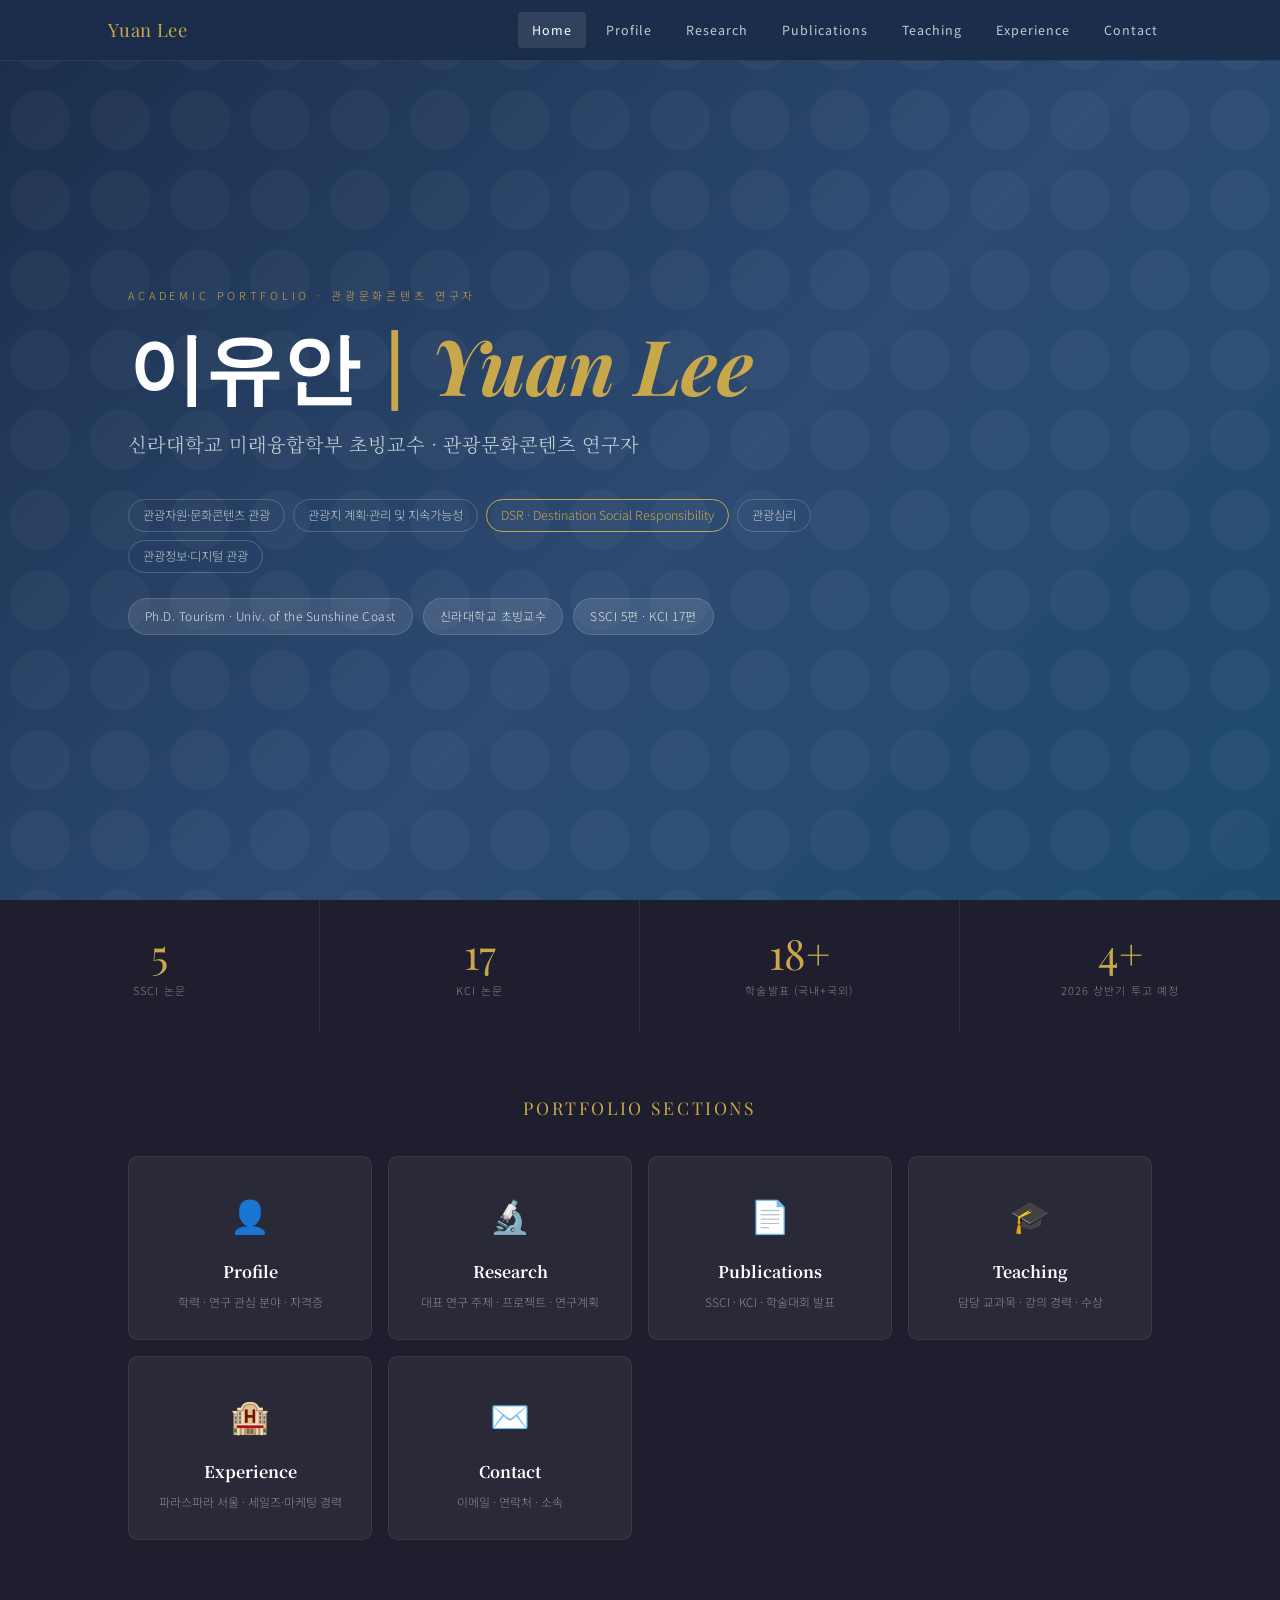
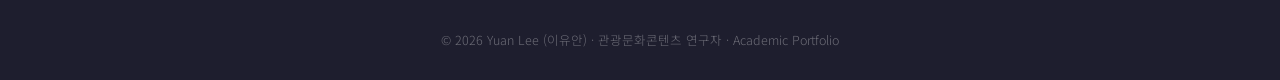
<file: index.html>
<!DOCTYPE html>
<html lang="ko">
<head>
  <meta charset="UTF-8" />
  <meta name="viewport" content="width=device-width, initial-scale=1.0" />
  <title>Yuan Lee · 이유안 — Academic Portfolio</title>
  <link href="https://fonts.googleapis.com/css2?family=Playfair+Display:ital,wght@0,700;1,400&family=Noto+Serif+KR:wght@300;400;600;700&family=Noto+Sans+KR:wght@300;400;500&display=swap" rel="stylesheet" />
  <link rel="stylesheet" href="style.css" />
  <style>
    /* ─── HOME: Section Cards ─── */
    .section-cards {
      background: var(--ink);
      padding: 60px 10vw;
    }
    .section-cards-inner {
      max-width: 1120px;
      margin: 0 auto;
    }
    .cards-title {
      font-family: 'Playfair Display', serif;
      font-size: 1.1rem;
      color: var(--gold);
      letter-spacing: 0.15em;
      text-transform: uppercase;
      margin-bottom: 32px;
      text-align: center;
    }
    .nav-cards {
      display: grid;
      grid-template-columns: repeat(auto-fit, minmax(200px, 1fr));
      gap: 16px;
    }
    .nav-card {
      display: block;
      padding: 28px 24px;
      background: rgba(255,255,255,0.05);
      border: 1px solid rgba(255,255,255,0.08);
      border-radius: 10px;
      text-decoration: none;
      text-align: center;
      transition: background 0.25s, transform 0.25s, border-color 0.25s;
    }
    .nav-card:hover {
      background: rgba(255,255,255,0.1);
      border-color: var(--gold);
      transform: translateY(-4px);
    }
    .nav-card-icon { font-size: 2rem; margin-bottom: 12px; display: block; }
    .nav-card-title {
      font-family: 'Noto Serif KR', serif;
      font-size: 1rem;
      font-weight: 700;
      color: #fff;
      margin-bottom: 6px;
    }
    .nav-card-desc { font-size: 12px; color: rgba(255,255,255,0.45); line-height: 1.6; }
    .hero-name-divider { color: var(--gold); font-style: normal; margin: 0 8px; }
    .hero-research { display: flex; flex-wrap: wrap; gap: 8px; margin: 1.2rem 0 1.6rem; }
    .research-tag {
      font-family: 'Noto Sans KR', sans-serif;
      font-size: 0.78rem;
      color: rgba(255,255,255,0.7);
      border: 1px solid rgba(255,255,255,0.2);
      border-radius: 20px;
      padding: 4px 14px;
    }
    .research-tag.highlight {
      color: var(--gold);
      border-color: var(--gold);
    }
  </style>
</head>
<body>

<!-- ═══ NAV ═══ -->
<nav id="site-nav">
  <div class="nav-inner">
    <a href="index.html" class="nav-logo">Yuan Lee</a>
    <div class="nav-toggle" id="hamburger"><span></span><span></span><span></span></div>
    <ul class="nav-links" id="nav-links">
      <li><a href="index.html" class="active">Home</a></li>
      <li><a href="profile.html" target="_blank">Profile</a></li>
      <li><a href="research.html" target="_blank">Research</a></li>
      <li><a href="publications.html" target="_blank">Publications</a></li>
      <li><a href="teaching.html" target="_blank">Teaching</a></li>
      <li><a href="experience.html" target="_blank">Experience</a></li>
      <li><a href="contact.html" target="_blank">Contact</a></li>
    </ul>
  </div>
</nav>

<!-- ═══ HERO ═══ -->
<section id="home">
  <div class="hero-content">
    <p class="hero-eyebrow">Academic Portfolio · 관광문화콘텐츠 연구자</p>
    <h1 class="hero-name">이유안 <span class="hero-name-divider">|</span> <em>Yuan Lee</em></h1>
    <p class="hero-tagline">신라대학교 미래융합학부 초빙교수 · 관광문화콘텐츠 연구자</p>
    <div class="hero-research">
      <span class="research-tag">관광자원·문화콘텐츠 관광</span>
      <span class="research-tag">관광지 계획·관리 및 지속가능성</span>
      <span class="research-tag highlight">DSR · Destination Social Responsibility</span>
      <span class="research-tag">관광심리</span>
      <span class="research-tag">관광정보·디지털 관광</span>
    </div>
    <div class="hero-pills">
      <span class="pill">Ph.D. Tourism · Univ. of the Sunshine Coast</span>
      <span class="pill">신라대학교 초빙교수</span>
      <span class="pill">SSCI 5편 · KCI 17편</span>
    </div>
  </div>
</section>

<!-- STATS BAR -->
<div class="stats-bar">
  <div class="stat-cell">
    <span class="stat-num">5</span>
    <div class="stat-lbl">SSCI 논문</div>
  </div>
  <div class="stat-cell">
    <span class="stat-num">17</span>
    <div class="stat-lbl">KCI 논문</div>
  </div>
  <div class="stat-cell">
    <span class="stat-num">18+</span>
    <div class="stat-lbl">학술발표 (국내+국외)</div>
  </div>
  <div class="stat-cell">
    <span class="stat-num">4+</span>
    <div class="stat-lbl">2026 상반기 투고 예정</div>
  </div>
</div>

<!-- ═══ SECTION CARDS ═══ -->
<div class="section-cards">
  <div class="section-cards-inner">
    <p class="cards-title">Portfolio Sections</p>
    <div class="nav-cards">
      <a href="profile.html" target="_blank" class="nav-card">
        <span class="nav-card-icon">👤</span>
        <div class="nav-card-title">Profile</div>
        <div class="nav-card-desc">학력 · 연구 관심 분야 · 자격증</div>
      </a>
      <a href="research.html" target="_blank" class="nav-card">
        <span class="nav-card-icon">🔬</span>
        <div class="nav-card-title">Research</div>
        <div class="nav-card-desc">대표 연구 주제 · 프로젝트 · 연구계획</div>
      </a>
      <a href="publications.html" target="_blank" class="nav-card">
        <span class="nav-card-icon">📄</span>
        <div class="nav-card-title">Publications</div>
        <div class="nav-card-desc">SSCI · KCI · 학술대회 발표</div>
      </a>
      <a href="teaching.html" target="_blank" class="nav-card">
        <span class="nav-card-icon">🎓</span>
        <div class="nav-card-title">Teaching</div>
        <div class="nav-card-desc">담당 교과목 · 강의 경력 · 수상</div>
      </a>
      <a href="experience.html" target="_blank" class="nav-card">
        <span class="nav-card-icon">🏨</span>
        <div class="nav-card-title">Experience</div>
        <div class="nav-card-desc">파라스파라 서울 · 세일즈·마케팅 경력</div>
      </a>
      <a href="contact.html" target="_blank" class="nav-card">
        <span class="nav-card-icon">✉️</span>
        <div class="nav-card-title">Contact</div>
        <div class="nav-card-desc">이메일 · 연락처 · 소속</div>
      </a>
    </div>
  </div>
</div>

<footer>
  <p>© 2026 Yuan Lee (이유안) · 관광문화콘텐츠 연구자 · Academic Portfolio</p>
</footer>

<script>
  const toggle = document.getElementById('hamburger');
  const navLinks = document.getElementById('nav-links');
  toggle.addEventListener('click', () => navLinks.classList.toggle('open'));
  navLinks.querySelectorAll('a').forEach(a => a.addEventListener('click', () => navLinks.classList.remove('open')));
</script>
</body>
</html>
</file>
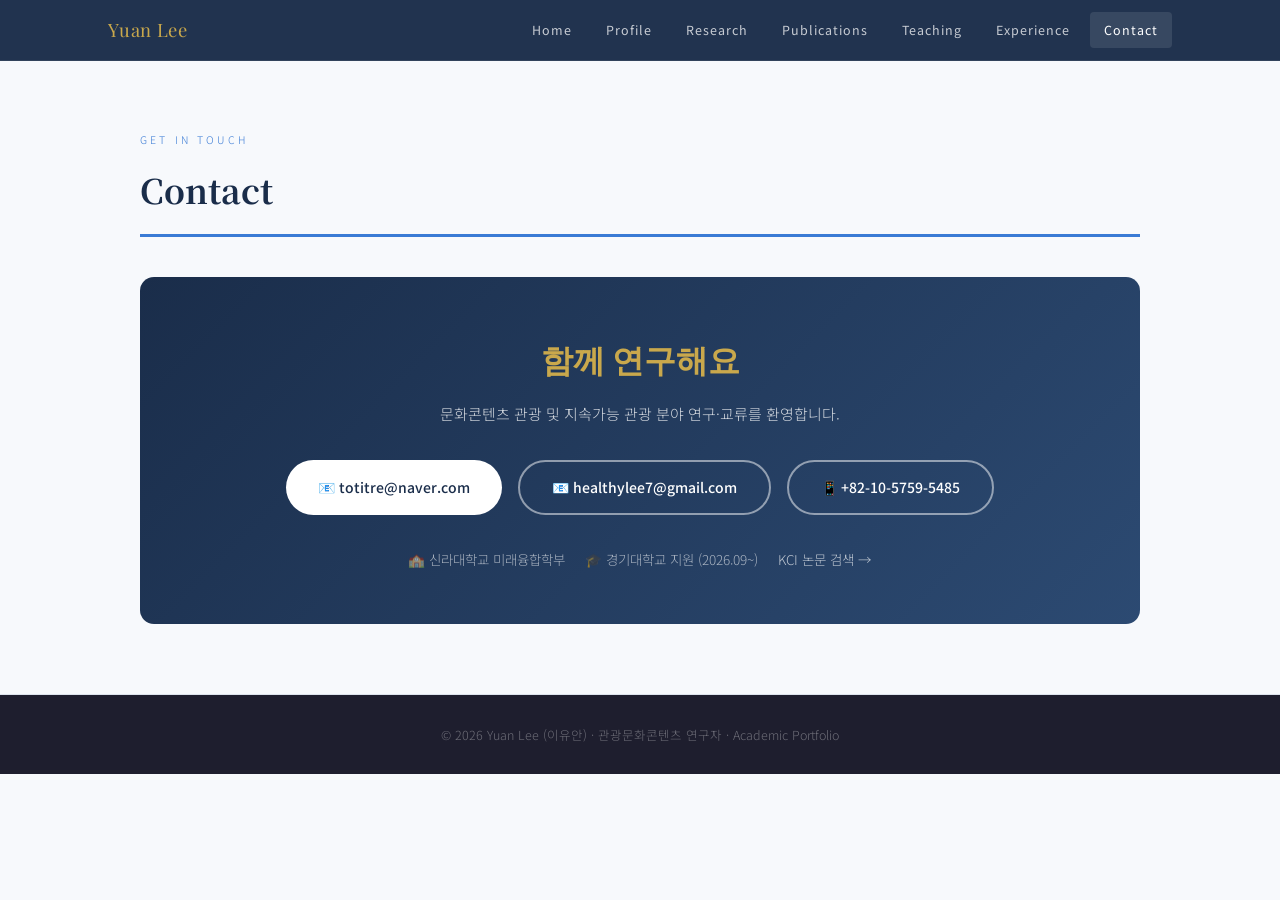
<file: contact.html>
<!DOCTYPE html>
<html lang="ko">
<head>
  <meta charset="UTF-8" />
  <meta name="viewport" content="width=device-width, initial-scale=1.0" />
  <title>Contact — Yuan Lee</title>
  <link href="https://fonts.googleapis.com/css2?family=Playfair+Display:ital,wght@0,700;1,400&family=Noto+Serif+KR:wght@300;400;600;700&family=Noto+Sans+KR:wght@300;400;500&display=swap" rel="stylesheet" />
  <link rel="stylesheet" href="style.css" />
</head>
<body>
<nav id="site-nav">
  <div class="nav-inner">
    <a href="index.html" class="nav-logo">Yuan Lee</a>
    <div class="nav-toggle" id="hamburger"><span></span><span></span><span></span></div>
    <ul class="nav-links" id="nav-links">
      <li><a href="index.html">Home</a></li>
      <li><a href="profile.html" target="_blank">Profile</a></li>
      <li><a href="research.html" target="_blank">Research</a></li>
      <li><a href="publications.html" target="_blank">Publications</a></li>
      <li><a href="teaching.html" target="_blank">Teaching</a></li>
      <li><a href="experience.html" target="_blank">Experience</a></li>
      <li><a href="contact.html" class="active">Contact</a></li>
    </ul>
  </div>
</nav>

<div class="page-body">
<section class="section">
  <div class="section-wrap">
    <p class="sec-eyebrow reveal">Get in Touch</p>
    <h2 class="sec-title reveal">Contact</h2>

    <div class="contact-wrap reveal">
      <h3>함께 연구해요</h3>
      <p>문화콘텐츠 관광 및 지속가능 관광 분야 연구·교류를 환영합니다.</p>
      <div class="contact-links">
        <a href="mailto:totitre@naver.com" class="c-btn primary">📧 totitre@naver.com</a>
        <a href="mailto:healthylee7@gmail.com" class="c-btn ghost">📧 healthylee7@gmail.com</a>
        <a href="tel:+821057595485" class="c-btn ghost">📱 +82-10-5759-5485</a>
      </div>
      <div class="contact-detail">
        <span>🏫 신라대학교 미래융합학부</span>
        <span>🎓 경기대학교 지원 (2026.09~)</span>
        <span><a href="https://www.kci.go.kr/kciportal/main.kci" target="_blank" rel="noopener">KCI 논문 검색 →</a></span>
      </div>
    </div>
  </div>
</section>
</div>

<footer>
  <p>© 2026 Yuan Lee (이유안) · 관광문화콘텐츠 연구자 · Academic Portfolio</p>
</footer>
<script>
  const toggle = document.getElementById('hamburger');
  const navLinks = document.getElementById('nav-links');
  toggle.addEventListener('click', () => navLinks.classList.toggle('open'));
  const revealEls = document.querySelectorAll('.reveal');
  const obs = new IntersectionObserver((entries) => {
    entries.forEach((e, i) => { if (e.isIntersecting) { setTimeout(() => e.target.classList.add('visible'), i * 60); obs.unobserve(e.target); } });
  }, { threshold: 0.08 });
  revealEls.forEach(el => obs.observe(el));
</script>
</body>
</html>
</file>
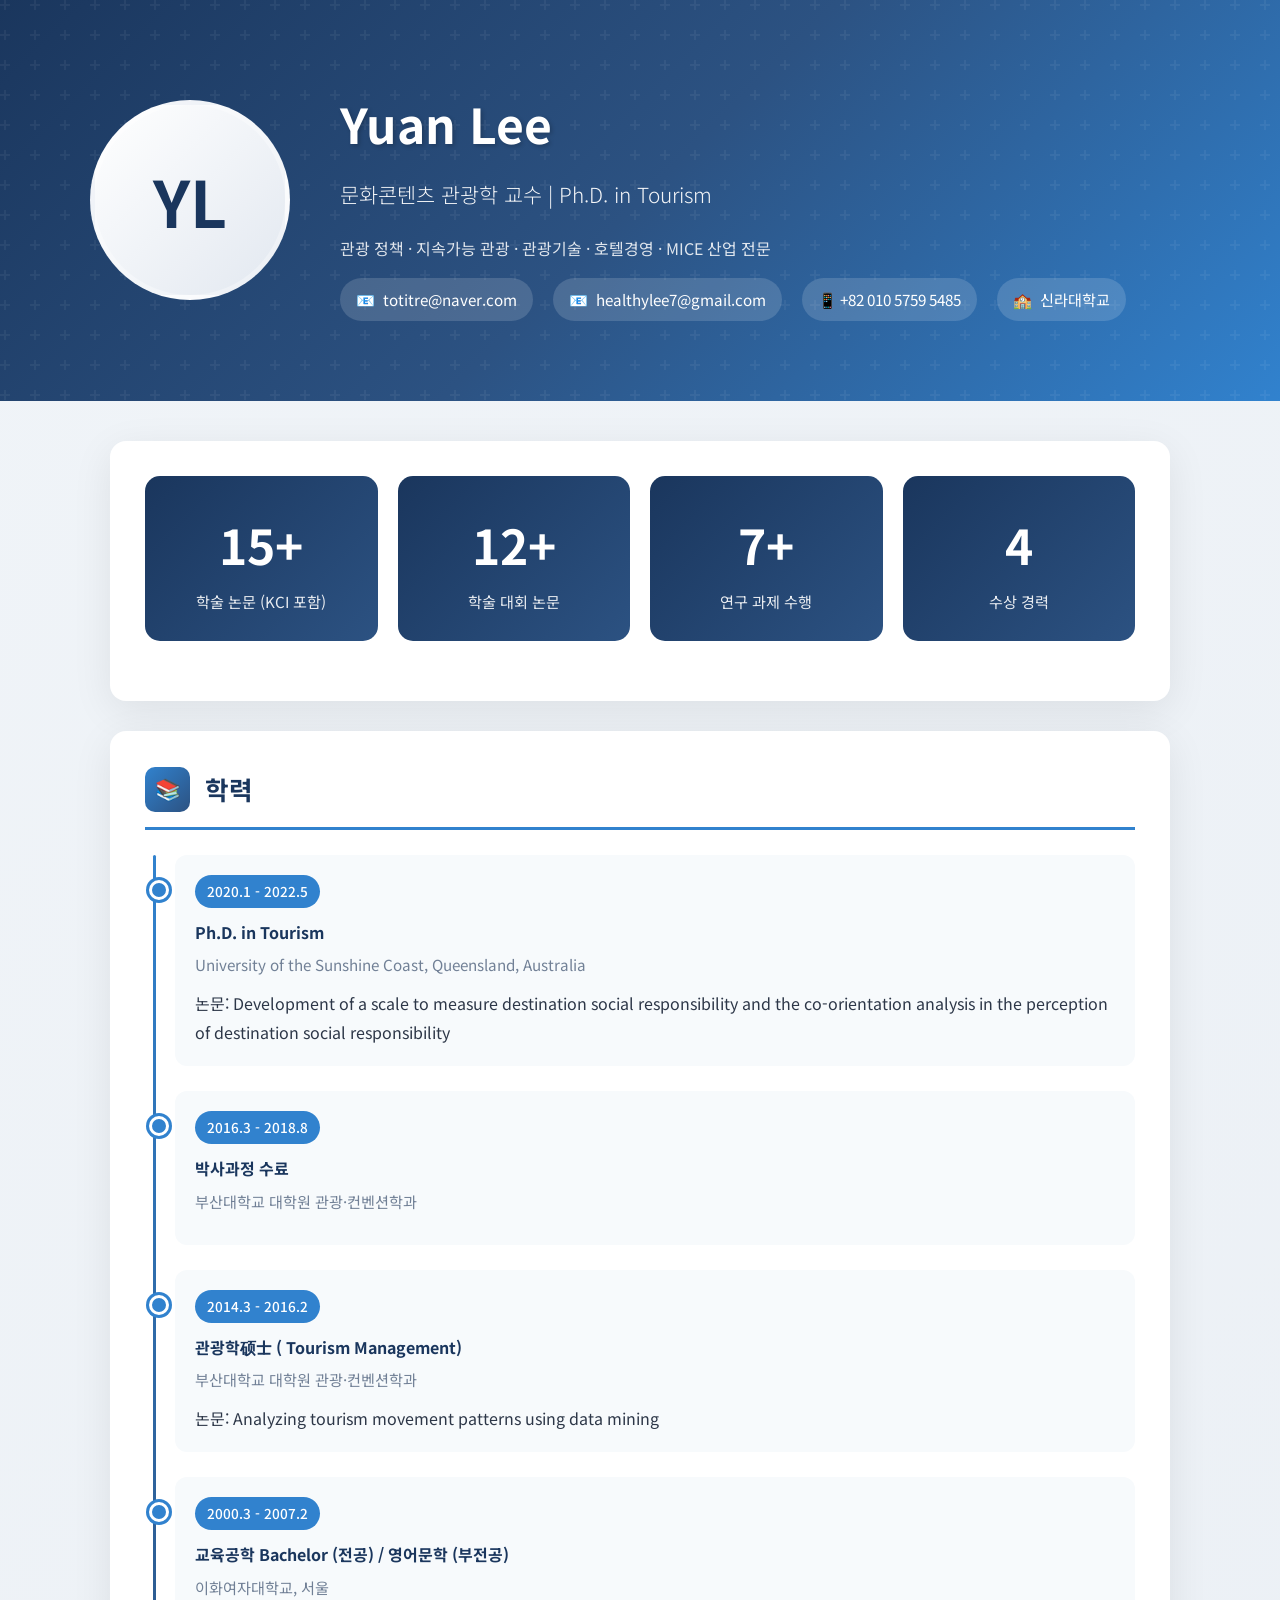
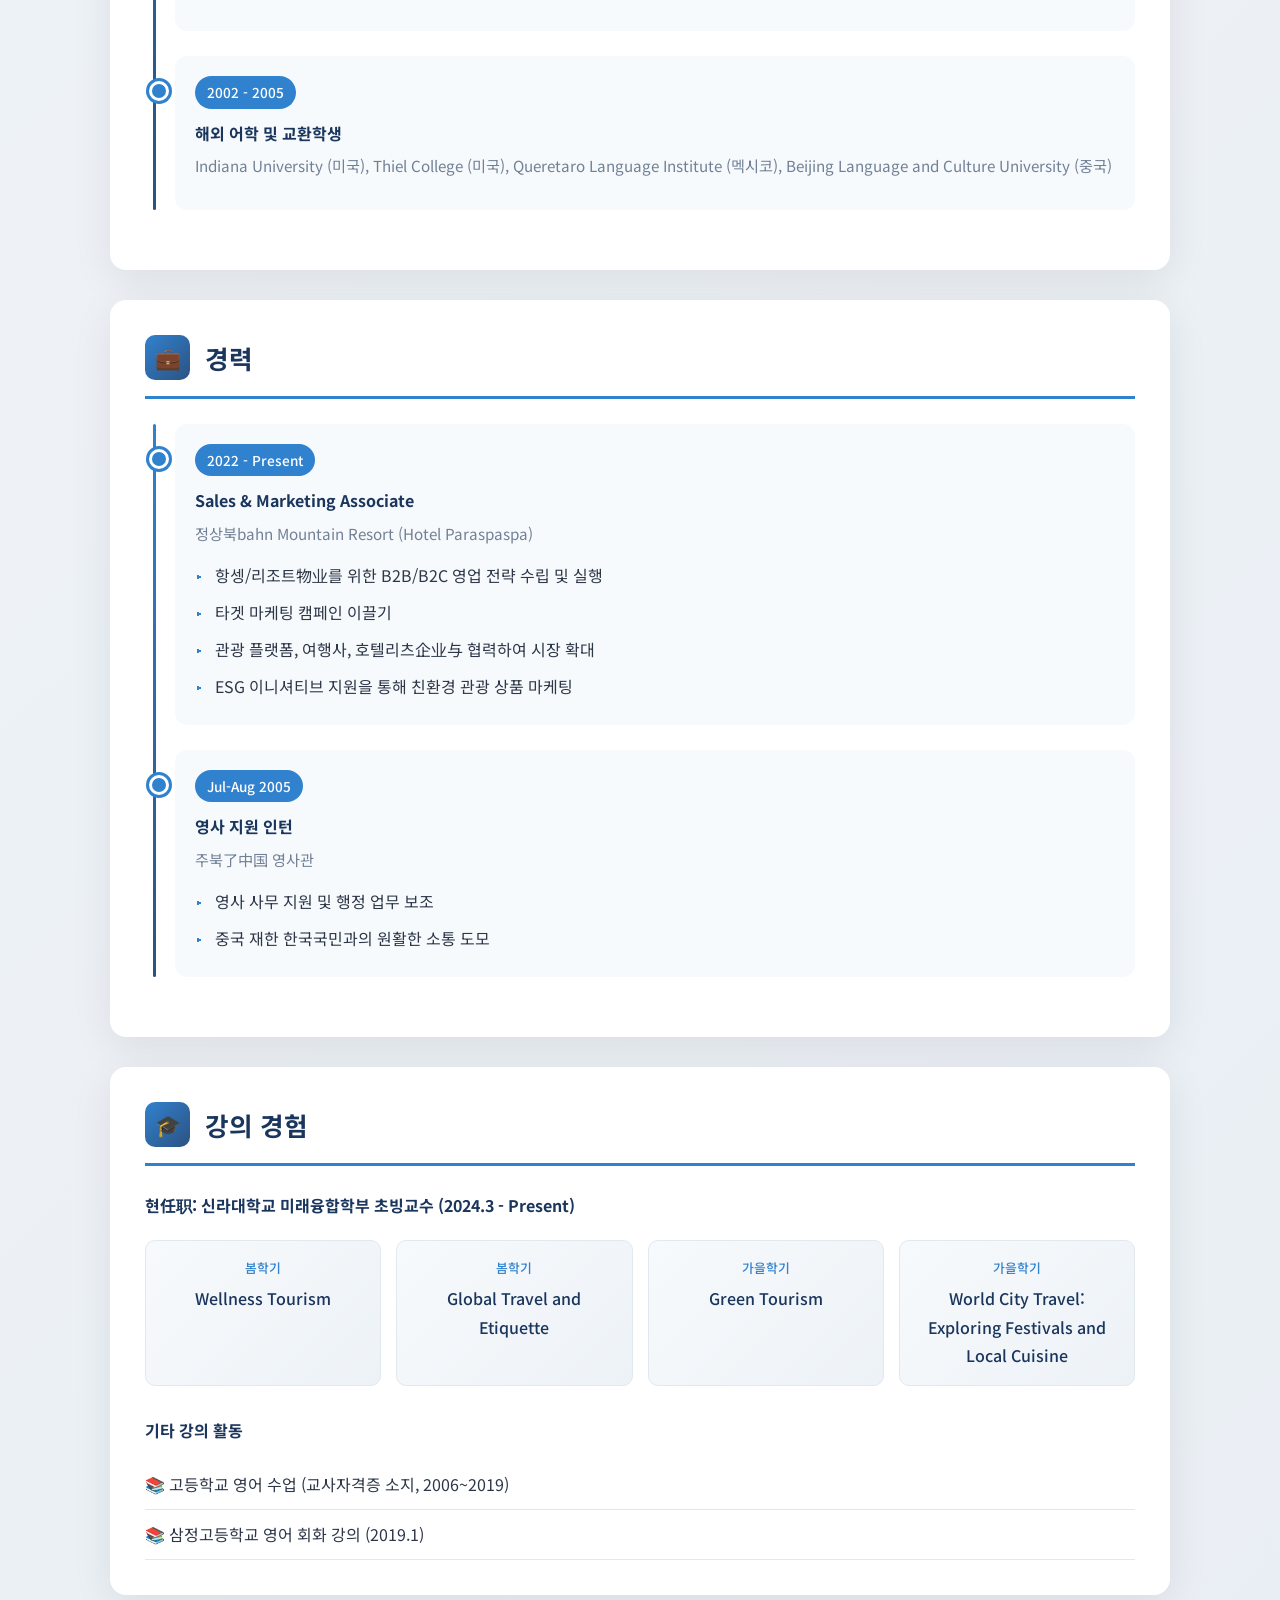
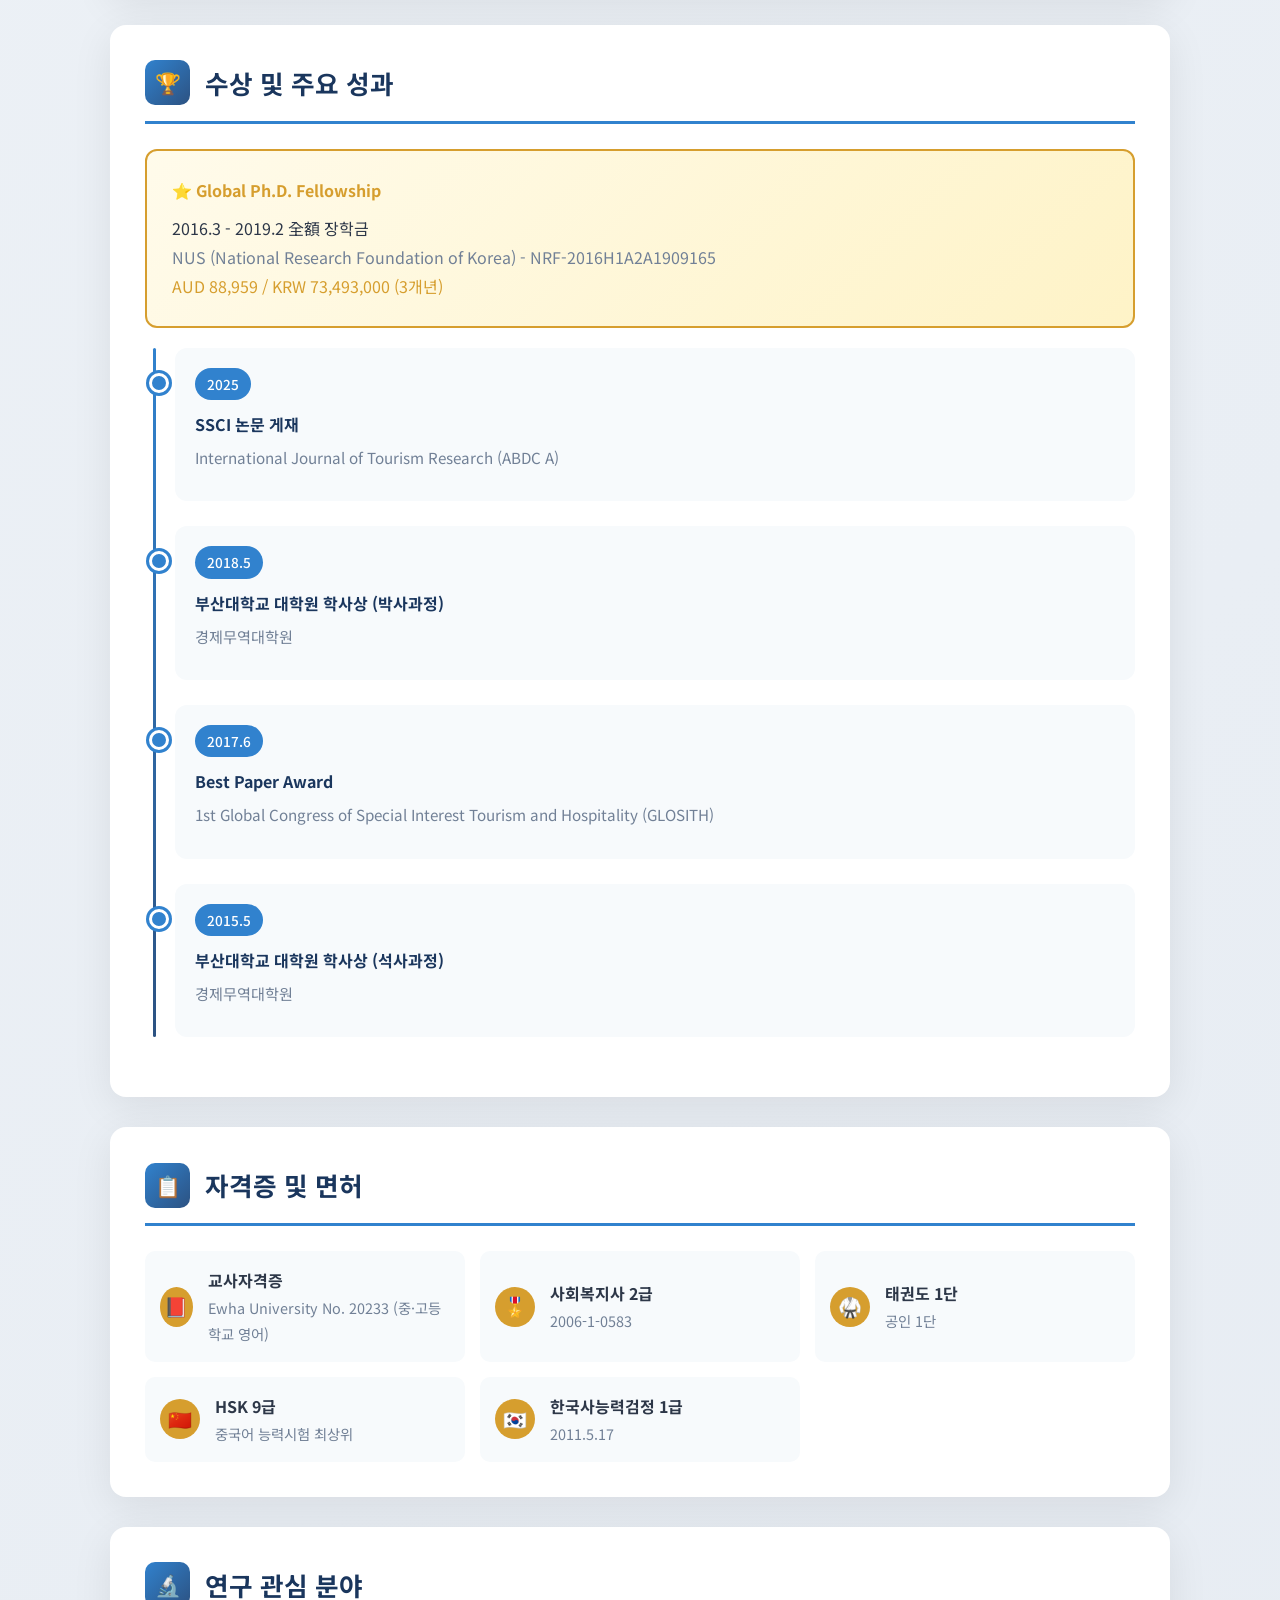
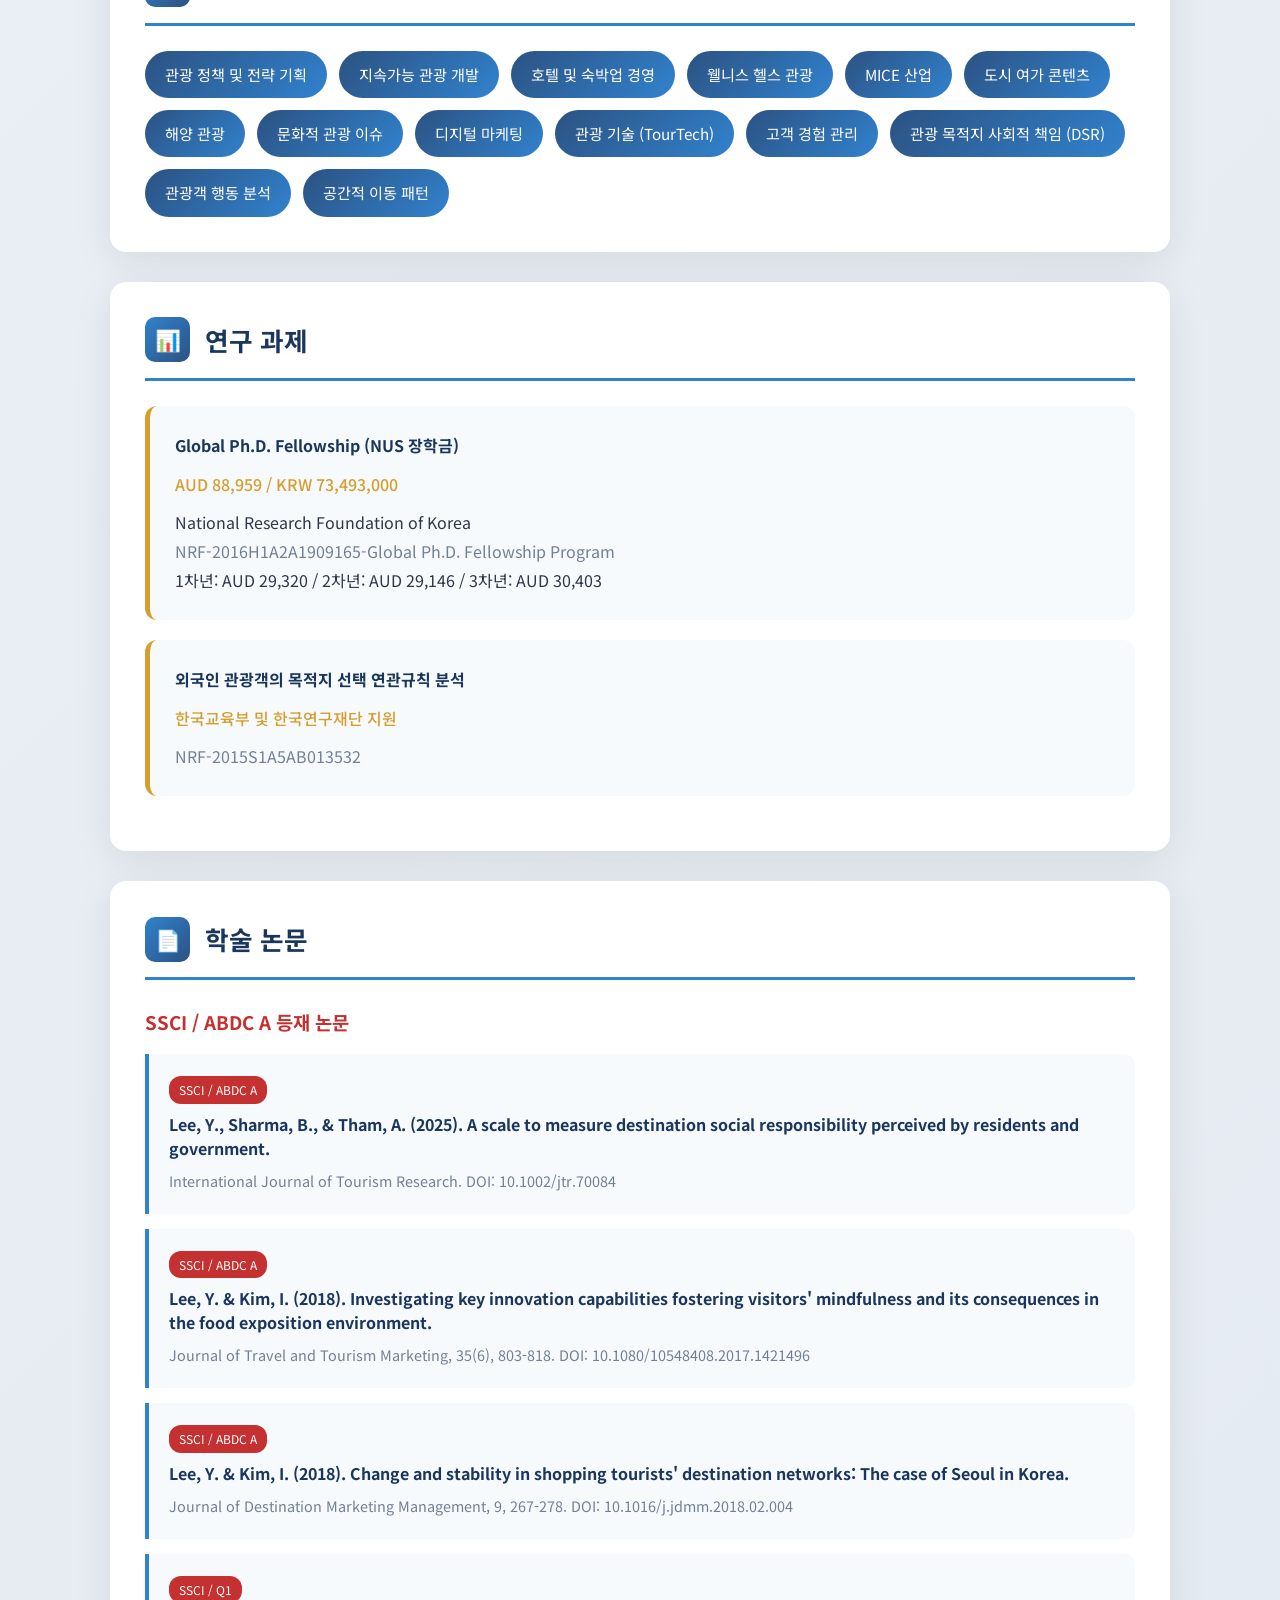
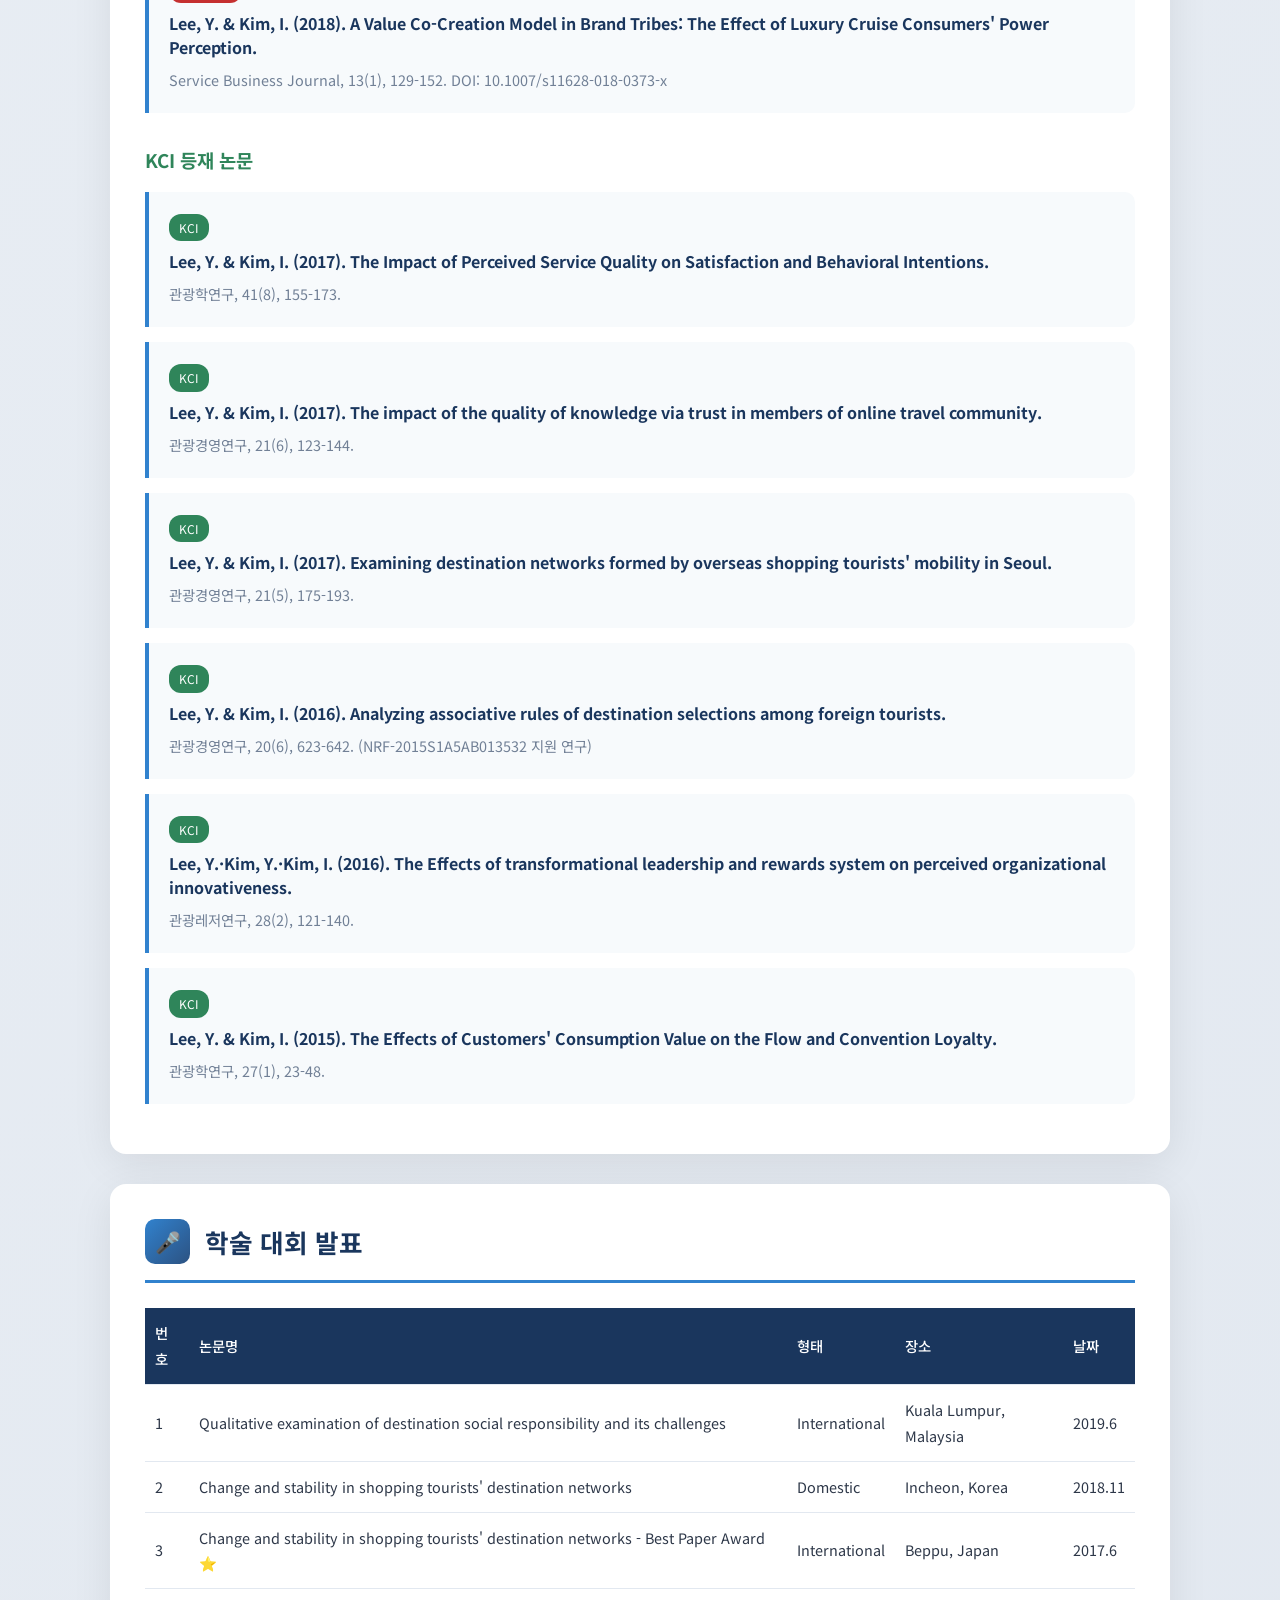
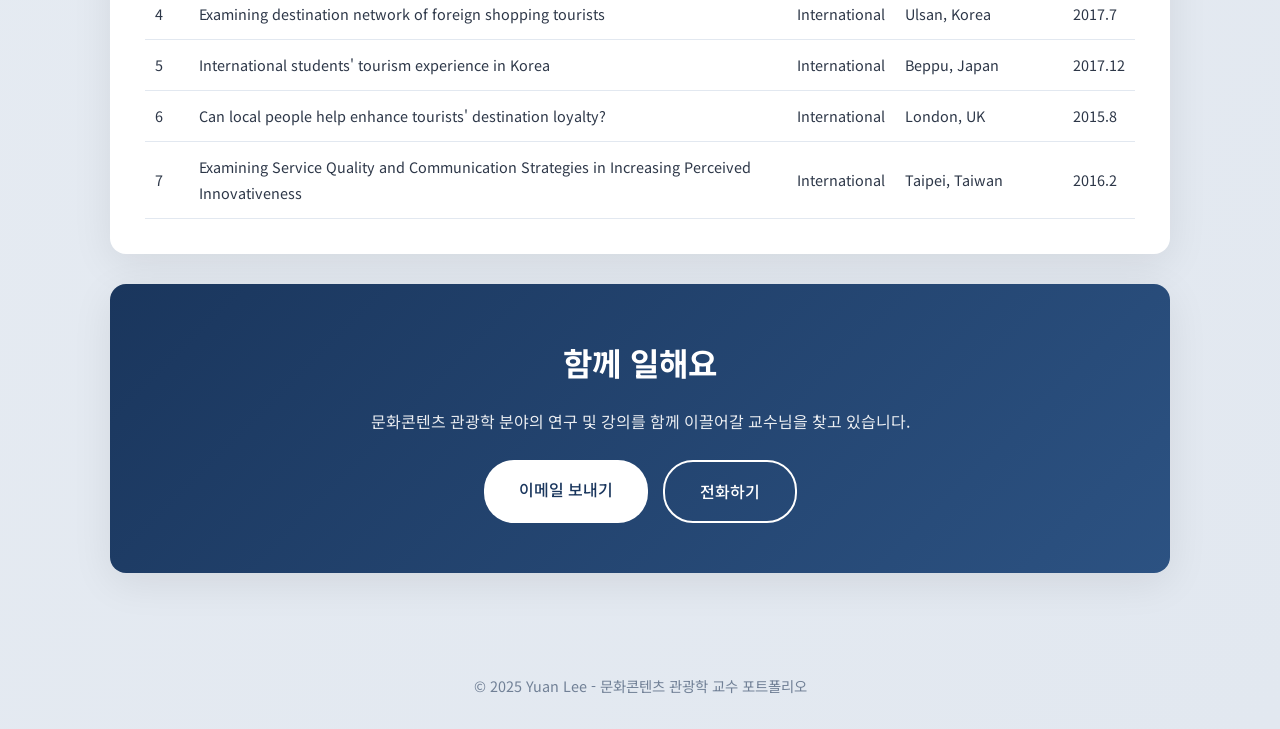
<file: index_old.html>
<!DOCTYPE html>
<html lang="ko">
<head>
  <meta charset="UTF-8">
  <meta name="viewport" content="width=device-width, initial-scale=1.0">
  <title>Yuan Lee - Professor CV</title>
  <link href="https://fonts.googleapis.com/css2?family=Noto+Sans+KR:wght@300;400;500;700&display=swap" rel="stylesheet">
  <style>
    * { margin: 0; padding: 0; box-sizing: border-box; }
    
    :root {
      --primary: #1a365d;
      --secondary: #2c5282;
      --accent: #3182ce;
      --gold: #d69e2e;
      --light: #f7fafc;
      --text: #2d3748;
      --muted: #718096;
    }
    
    body {
      font-family: 'Noto Sans KR', sans-serif;
      background: linear-gradient(135deg, #f0f4f8 0%, #e2e8f0 100%);
      color: var(--text);
      line-height: 1.8;
      min-height: 100vh;
    }
    
    .hero {
      background: linear-gradient(135deg, var(--primary) 0%, var(--secondary) 50%, var(--accent) 100%);
      color: white;
      padding: 80px 20px;
      position: relative;
      overflow: hidden;
    }
    
    .hero::before {
      content: '';
      position: absolute;
      top: 0;
      left: 0;
      right: 0;
      bottom: 0;
      background: url("data:image/svg+xml,%3Csvg width='60' height='60' viewBox='0 0 60 60' xmlns='http://www.w3.org/2000/svg'%3E%3Cg fill='none' fill-rule='evenodd'%3E%3Cg fill='%23ffffff' fill-opacity='0.05'%3E%3Cpath d='M36 34v-4h-2v4h-4v2h4v4h2v-4h4v-2h-4zm0-30V0h-2v4h-4v2h4v4h2V6h4V4h-4zM6 34v-4H4v4H0v2h4v4h2v-4h4v-2H6zM6 4V0H4v4H0v2h4v4h2V6h4V4H6z'/%3E%3C/g%3E%3C/g%3E%3C/svg%3E");
    }
    
    .hero-content {
      max-width: 1100px;
      margin: 0 auto;
      display: flex;
      align-items: center;
      gap: 50px;
      position: relative;
      z-index: 1;
    }
    
    .profile-img {
      width: 200px;
      height: 200px;
      border-radius: 50%;
      border: 5px solid rgba(255,255,255,0.3);
      background: linear-gradient(135deg, #fff 0%, #e2e8f0 100%);
      display: flex;
      align-items: center;
      justify-content: center;
      font-size: 4rem;
      color: var(--primary);
      font-weight: 700;
      flex-shrink: 0;
    }
    
    .hero-text h1 {
      font-size: 3rem;
      margin-bottom: 10px;
      text-shadow: 2px 2px 4px rgba(0,0,0,0.2);
    }
    
    .hero-text .title {
      font-size: 1.3rem;
      opacity: 0.95;
      margin-bottom: 20px;
      font-weight: 300;
    }
    
    .contact-info {
      display: flex;
      flex-wrap: wrap;
      gap: 20px;
      margin-top: 15px;
    }
    
    .contact-item {
      display: flex;
      align-items: center;
      gap: 8px;
      background: rgba(255,255,255,0.15);
      padding: 8px 16px;
      border-radius: 25px;
      font-size: 0.95rem;
    }
    
    .contact-item a {
      color: white;
      text-decoration: none;
    }
    
    .container {
      max-width: 1100px;
      margin: 0 auto;
      padding: 40px 20px;
    }
    
    .section {
      background: white;
      border-radius: 16px;
      padding: 35px;
      margin-bottom: 30px;
      box-shadow: 0 10px 40px rgba(0,0,0,0.08);
    }
    
    .section-title {
      display: flex;
      align-items: center;
      gap: 15px;
      margin-bottom: 25px;
      padding-bottom: 15px;
      border-bottom: 3px solid var(--accent);
    }
    
    .section-title h2 {
      color: var(--primary);
      font-size: 1.6rem;
    }
    
    .section-title .icon {
      width: 45px;
      height: 45px;
      background: linear-gradient(135deg, var(--accent), var(--secondary));
      border-radius: 10px;
      display: flex;
      align-items: center;
      justify-content: center;
      color: white;
      font-size: 1.3rem;
    }
    
    .info-grid {
      display: grid;
      grid-template-columns: repeat(auto-fit, minmax(280px, 1fr));
      gap: 20px;
    }
    
    .info-card {
      background: var(--light);
      padding: 20px;
      border-radius: 12px;
      border-left: 4px solid var(--accent);
    }
    
    .info-card h4 {
      color: var(--primary);
      margin-bottom: 10px;
      font-size: 1.1rem;
    }
    
    .timeline {
      position: relative;
      padding-left: 30px;
    }
    
    .timeline::before {
      content: '';
      position: absolute;
      left: 8px;
      top: 0;
      bottom: 0;
      width: 3px;
      background: linear-gradient(to bottom, var(--accent), var(--secondary));
      border-radius: 3px;
    }
    
    .timeline-item {
      position: relative;
      margin-bottom: 25px;
      padding: 20px;
      background: var(--light);
      border-radius: 12px;
      transition: transform 0.3s, box-shadow 0.3s;
    }
    
    .timeline-item:hover {
      transform: translateX(5px);
      box-shadow: 0 5px 20px rgba(0,0,0,0.1);
    }
    
    .timeline-item::before {
      content: '';
      position: absolute;
      left: -26px;
      top: 25px;
      width: 14px;
      height: 14px;
      background: var(--accent);
      border-radius: 50%;
      border: 3px solid white;
      box-shadow: 0 0 0 3px var(--accent);
    }
    
    .timeline-item .period {
      display: inline-block;
      background: var(--accent);
      color: white;
      padding: 4px 12px;
      border-radius: 20px;
      font-size: 0.85rem;
      font-weight: 500;
      margin-bottom: 10px;
    }
    
    .timeline-item h4 {
      color: var(--primary);
      margin-bottom: 5px;
    }
    
    .timeline-item .company {
      color: var(--muted);
      font-size: 0.95rem;
      margin-bottom: 10px;
    }
    
    .timeline-item ul {
      list-style: none;
      padding-left: 0;
    }
    
    .timeline-item li {
      padding: 4px 0;
      padding-left: 20px;
      position: relative;
    }
    
    .timeline-item li::before {
      content: "▸";
      position: absolute;
      left: 0;
      color: var(--accent);
    }
    
    .courses-grid {
      display: grid;
      grid-template-columns: repeat(auto-fit, minmax(220px, 1fr));
      gap: 15px;
    }
    
    .course-tag {
      background: linear-gradient(135deg, var(--light) 0%, #edf2f7 100%);
      padding: 15px 20px;
      border-radius: 10px;
      text-align: center;
      border: 1px solid #e2e8f0;
      transition: all 0.3s;
    }
    
    .course-tag:hover {
      border-color: var(--accent);
      transform: translateY(-3px);
      box-shadow: 0 5px 15px rgba(0,0,0,0.1);
    }
    
    .course-tag .semester {
      font-size: 0.8rem;
      color: var(--accent);
      font-weight: 500;
      margin-bottom: 5px;
    }
    
    .course-tag .name {
      font-weight: 500;
      color: var(--primary);
    }
    
    .skills-grid {
      display: flex;
      flex-wrap: wrap;
      gap: 12px;
    }
    
    .skill-tag {
      background: linear-gradient(135deg, var(--secondary), var(--accent));
      color: white;
      padding: 10px 20px;
      border-radius: 25px;
      font-size: 0.95rem;
      transition: transform 0.3s;
    }
    
    .skill-tag:hover {
      transform: scale(1.05);
    }
    
    .license-grid {
      display: grid;
      grid-template-columns: repeat(auto-fit, minmax(250px, 1fr));
      gap: 15px;
    }
    
    .license-item {
      display: flex;
      align-items: center;
      gap: 15px;
      padding: 15px;
      background: var(--light);
      border-radius: 10px;
    }
    
    .license-item .icon {
      width: 40px;
      height: 40px;
      background: var(--gold);
      border-radius: 50%;
      display: flex;
      align-items: center;
      justify-content: center;
      color: white;
      font-size: 1.2rem;
    }
    
    .award-highlight {
      background: linear-gradient(135deg, #fffbeb 0%, #fef3c7 100%);
      border: 2px solid var(--gold);
      border-radius: 12px;
      padding: 25px;
      margin-bottom: 20px;
    }
    
    .award-highlight h4 {
      color: var(--gold);
      margin-bottom: 10px;
    }
    
    .research-interest-table {
      width: 100%;
      border-collapse: collapse;
      margin-top: 15px;
    }
    
    .research-interest-table th,
    .research-interest-table td {
      padding: 15px;
      text-align: left;
      border-bottom: 1px solid #e2e8f0;
    }
    
    .research-interest-table th {
      background: var(--primary);
      color: white;
      font-weight: 500;
    }
    
    .research-interest-table tr:hover {
      background: var(--light);
    }
    
    .publication-list {
      list-style: none;
    }
    
    .publication-item {
      padding: 20px;
      border-left: 4px solid var(--accent);
      margin-bottom: 15px;
      background: var(--light);
      border-radius: 0 10px 10px 0;
      transition: transform 0.3s;
    }
    
    .publication-item:hover {
      transform: translateX(5px);
    }
    
    .publication-item .badge {
      display: inline-block;
      background: var(--accent);
      color: white;
      padding: 3px 10px;
      border-radius: 12px;
      font-size: 0.75rem;
      margin-bottom: 8px;
    }
    
    .publication-item .badge.ssci {
      background: #c53030;
    }
    
    .publication-item .badge.kci {
      background: #2f855a;
    }
    
    .publication-item h4 {
      color: var(--primary);
      font-size: 1rem;
      line-height: 1.5;
      margin-bottom: 8px;
    }
    
    .publication-item .meta {
      color: var(--muted);
      font-size: 0.9rem;
    }
    
    .publication-item a {
      color: var(--accent);
      text-decoration: none;
      display: inline-block;
      margin-top: 8px;
    }
    
    .publication-item a:hover {
      text-decoration: underline;
    }
    
    .stats-grid {
      display: grid;
      grid-template-columns: repeat(auto-fit, minmax(200px, 1fr));
      gap: 20px;
      margin-bottom: 25px;
    }
    
    .stat-card {
      text-align: center;
      padding: 25px;
      background: linear-gradient(135deg, var(--primary), var(--secondary));
      border-radius: 15px;
      color: white;
    }
    
    .stat-card .number {
      font-size: 3rem;
      font-weight: 700;
      display: block;
    }
    
    .stat-card .label {
      font-size: 0.95rem;
      opacity: 0.9;
    }
    
    .project-card {
      background: var(--light);
      padding: 25px;
      border-radius: 12px;
      margin-bottom: 20px;
      border-left: 5px solid var(--gold);
    }
    
    .project-card h4 {
      color: var(--primary);
      margin-bottom: 10px;
    }
    
    .project-card .funding {
      color: var(--gold);
      font-weight: 500;
      margin-bottom: 10px;
    }
    
    .conference-table {
      width: 100%;
      border-collapse: collapse;
      font-size: 0.9rem;
    }
    
    .conference-table th,
    .conference-table td {
      padding: 12px 10px;
      text-align: left;
      border-bottom: 1px solid #e2e8f0;
    }
    
    .conference-table th {
      background: var(--primary);
      color: white;
      font-weight: 500;
    }
    
    .conference-table tr:hover {
      background: var(--light);
    }
    
    .cta-section {
      background: linear-gradient(135deg, var(--primary), var(--secondary));
      color: white;
      padding: 50px;
      border-radius: 16px;
      text-align: center;
    }
    
    .cta-section h2 {
      font-size: 2rem;
      margin-bottom: 15px;
    }
    
    .cta-section p {
      opacity: 0.9;
      margin-bottom: 25px;
    }
    
    .cta-buttons {
      display: flex;
      justify-content: center;
      gap: 15px;
      flex-wrap: wrap;
    }
    
    .cta-btn {
      padding: 15px 35px;
      border-radius: 30px;
      text-decoration: none;
      font-weight: 500;
      transition: transform 0.3s, box-shadow 0.3s;
    }
    
    .cta-btn.primary {
      background: white;
      color: var(--primary);
    }
    
    .cta-btn.secondary {
      background: transparent;
      color: white;
      border: 2px solid white;
    }
    
    .cta-btn:hover {
      transform: translateY(-3px);
      box-shadow: 0 10px 30px rgba(0,0,0,0.2);
    }
    
    footer {
      text-align: center;
      padding: 30px;
      color: var(--muted);
      font-size: 0.9rem;
    }
    
    @media (max-width: 768px) {
      .hero-content {
        flex-direction: column;
        text-align: center;
      }
      
      .contact-info {
        justify-content: center;
      }
      
      .hero-text h1 {
        font-size: 2rem;
      }
      
      .section {
        padding: 25px 20px;
      }
      
      .stat-card .number {
        font-size: 2.5rem;
      }
    }
  </style>
</head>
<body>
  <header class="hero">
    <div class="hero-content">
      <div class="profile-img">YL</div>
      <div class="hero-text">
        <h1>Yuan Lee</h1>
        <p class="title">문화콘텐츠 관광학 교수 | Ph.D. in Tourism</p>
        <p style="opacity: 0.85; margin-bottom: 15px;">
          관광 정책 · 지속가능 관광 · 관광기술 · 호텔경영 · MICE 산업 전문
        </p>
        <div class="contact-info">
          <span class="contact-item">📧 <a href="mailto:totitre@naver.com">totitre@naver.com</a></span>
          <span class="contact-item">📧 <a href="mailto:healthylee7@gmail.com">healthylee7@gmail.com</a></span>
          <span class="contact-item">📱 +82 010 5759 5485</span>
          <span class="contact-item">🏫 <a href="https://future.silla.ac.kr" target="_blank">신라대학교</a></span>
        </div>
      </div>
    </div>
  </header>
  
  <main class="container">
    <section class="section">
      <div class="stats-grid">
        <div class="stat-card">
          <span class="number">15+</span>
          <span class="label"> 학술 논문 (KCI 포함)</span>
        </div>
        <div class="stat-card">
          <span class="number">12+</span>
          <span class="label"> 학술 대회 논문</span>
        </div>
        <div class="stat-card">
          <span class="number">7+</span>
          <span class="label"> 연구 과제 수행</span>
        </div>
        <div class="stat-card">
          <span class="number">4</span>
          <span class="label"> 수상 경력</span>
        </div>
      </div>
    </section>
    
    <section class="section">
      <div class="section-title">
        <div class="icon">📚</div>
        <h2>학력</h2>
      </div>
      <div class="timeline">
        <div class="timeline-item">
          <span class="period">2020.1 - 2022.5</span>
          <h4>Ph.D. in Tourism</h4>
          <p class="company">University of the Sunshine Coast, Queensland, Australia</p>
          <p>논문: Development of a scale to measure destination social responsibility and the co-orientation analysis in the perception of destination social responsibility</p>
        </div>
        <div class="timeline-item">
          <span class="period">2016.3 - 2018.8</span>
          <h4>박사과정 수료</h4>
          <p class="company">부산대학교 대학원 관광·컨벤션학과</p>
        </div>
        <div class="timeline-item">
          <span class="period">2014.3 - 2016.2</span>
          <h4> 관광학硕士 ( Tourism Management)</h4>
          <p class="company">부산대학교 대학원 관광·컨벤션학과</p>
          <p>논문: Analyzing tourism movement patterns using data mining</p>
        </div>
        <div class="timeline-item">
          <span class="period">2000.3 - 2007.2</span>
          <h4> 교육공학 Bachelor (전공) / 영어문학 (부전공)</h4>
          <p class="company">이화여자대학교, 서울</p>
        </div>
        <div class="timeline-item">
          <span class="period">2002 - 2005</span>
          <h4> 해외 어학 및 교환학생</h4>
          <p class="company">Indiana University (미국), Thiel College (미국), Queretaro Language Institute (멕시코), Beijing Language and Culture University (중국)</p>
        </div>
      </div>
    </section>
    
    <section class="section">
      <div class="section-title">
        <div class="icon">💼</div>
        <h2>경력</h2>
      </div>
      <div class="timeline">
        <div class="timeline-item">
          <span class="period">2022 - Present</span>
          <h4> Sales & Marketing Associate</h4>
          <p class="company">정상북bahn Mountain Resort (Hotel Paraspaspa)</p>
          <ul>
            <li>항셍/리조트物业를 위한 B2B/B2C 영업 전략 수립 및 실행</li>
            <li>타겟 마케팅 캠페인 이끌기</li>
            <li>관광 플랫폼, 여행사, 호텔리츠企业与 협력하여 시장 확대</li>
            <li>ESG 이니셔티브 지원을 통해 친환경 관광 상품 마케팅</li>
          </ul>
        </div>
        <div class="timeline-item">
          <span class="period">Jul-Aug 2005</span>
          <h4> 영사 지원 인턴</h4>
          <p class="company">주북了中国 영사관</p>
          <ul>
            <li>영사 사무 지원 및 행정 업무 보조</li>
            <li>중국 재한 한국국민과의 원활한 소통 도모</li>
          </ul>
        </div>
      </div>
    </section>
    
    <section class="section">
      <div class="section-title">
        <div class="icon">🎓</div>
        <h2>강의 경험</h2>
      </div>
      <div style="margin-bottom: 20px;">
        <h4 style="color: var(--primary); margin-bottom: 15px;">현任职: 신라대학교 미래융합학부 초빙교수 (2024.3 - Present)</h4>
      </div>
      <div class="courses-grid">
        <div class="course-tag">
          <div class="semester">봄학기</div>
          <div class="name">Wellness Tourism</div>
        </div>
        <div class="course-tag">
          <div class="semester">봄학기</div>
          <div class="name">Global Travel and Etiquette</div>
        </div>
        <div class="course-tag">
          <div class="semester">가을학기</div>
          <div class="name">Green Tourism</div>
        </div>
        <div class="course-tag">
          <div class="semester">가을학기</div>
          <div class="name">World City Travel: Exploring Festivals and Local Cuisine</div>
        </div>
      </div>
      
      <div style="margin-top: 30px;">
        <h4 style="color: var(--primary); margin-bottom: 15px;">기타 강의 활동</h4>
        <ul style="list-style: none;">
          <li style="padding: 10px 0; border-bottom: 1px solid #e2e8f0;">📚 고등학교 영어 수업 (교사자격증 소지, 2006~2019)</li>
          <li style="padding: 10px 0; border-bottom: 1px solid #e2e8f0;">📚 삼정고등학교 영어 회화 강의 (2019.1)</li>
        </ul>
      </div>
    </section>
    
    <section class="section">
      <div class="section-title">
        <div class="icon">🏆</div>
        <h2>수상 및 주요 성과</h2>
      </div>
      
      <div class="award-highlight">
        <h4>⭐ Global Ph.D. Fellowship</h4>
        <p>2016.3 - 2019.2 全額 장학금</p>
        <p style="color: var(--muted);">NUS (National Research Foundation of Korea) - NRF-2016H1A2A1909165</p>
        <p style="color: var(--gold);">AUD 88,959 / KRW 73,493,000 (3개년)</p>
      </div>
      
      <div class="timeline">
        <div class="timeline-item">
          <span class="period">2025</span>
          <h4>SSCI 논문 게재</h4>
          <p class="company">International Journal of Tourism Research (ABDC A)</p>
        </div>
        <div class="timeline-item">
          <span class="period">2018.5</span>
          <h4>부산대학교 대학원 학사상 (박사과정)</h4>
          <p class="company">경제무역대학원</p>
        </div>
        <div class="timeline-item">
          <span class="period">2017.6</span>
          <h4>Best Paper Award</h4>
          <p class="company">1st Global Congress of Special Interest Tourism and Hospitality (GLOSITH)</p>
        </div>
        <div class="timeline-item">
          <span class="period">2015.5</span>
          <h4>부산대학교 대학원 학사상 (석사과정)</h4>
          <p class="company">경제무역대학원</p>
        </div>
      </div>
    </section>
    
    <section class="section">
      <div class="section-title">
        <div class="icon">📋</div>
        <h2>자격증 및 면허</h2>
      </div>
      <div class="license-grid">
        <div class="license-item">
          <div class="icon">📕</div>
          <div>
            <strong>교사자격증</strong>
            <p style="color: var(--muted); font-size: 0.9rem;">Ewha University No. 20233 (중·고등학교 영어)</p>
          </div>
        </div>
        <div class="license-item">
          <div class="icon">🎖️</div>
          <div>
            <strong>사회복지사 2급</strong>
            <p style="color: var(--muted); font-size: 0.9rem;">2006-1-0583</p>
          </div>
        </div>
        <div class="license-item">
          <div class="icon">🥋</div>
          <div>
            <strong>태권도 1단</strong>
            <p style="color: var(--muted); font-size: 0.9rem;">공인 1단</p>
          </div>
        </div>
        <div class="license-item">
          <div class="icon">🇨🇳</div>
          <div>
            <strong>HSK 9급</strong>
            <p style="color: var(--muted); font-size: 0.9rem;">중국어 능력시험 최상위</p>
          </div>
        </div>
        <div class="license-item">
          <div class="icon">🇰🇷</div>
          <div>
            <strong>한국사능력검정 1급</strong>
            <p style="color: var(--muted); font-size: 0.9rem;">2011.5.17</p>
          </div>
        </div>
      </div>
    </section>
    
    <section class="section">
      <div class="section-title">
        <div class="icon">🔬</div>
        <h2>연구 관심 분야</h2>
      </div>
      <div class="skills-grid">
        <span class="skill-tag">관광 정책 및 전략 기획</span>
        <span class="skill-tag">지속가능 관광 개발</span>
        <span class="skill-tag">호텔 및 숙박업 경영</span>
        <span class="skill-tag">웰니스 헬스 관광</span>
        <span class="skill-tag">MICE 산업</span>
        <span class="skill-tag">도시 여가 콘텐츠</span>
        <span class="skill-tag">해양 관광</span>
        <span class="skill-tag">문화적 관광 이슈</span>
        <span class="skill-tag">디지털 마케팅</span>
        <span class="skill-tag">관광 기술 (TourTech)</span>
        <span class="skill-tag">고객 경험 관리</span>
        <span class="skill-tag">관광 목적지 사회적 책임 (DSR)</span>
        <span class="skill-tag">관광객 행동 분석</span>
        <span class="skill-tag">공간적 이동 패턴</span>
      </div>
    </section>
    
    <section class="section">
      <div class="section-title">
        <div class="icon">📊</div>
        <h2>연구 과제</h2>
      </div>
      <div class="project-card">
        <h4>Global Ph.D. Fellowship (NUS 장학금)</h4>
        <p class="funding">AUD 88,959 / KRW 73,493,000</p>
        <p>National Research Foundation of Korea</p>
        <p style="color: var(--muted);">NRF-2016H1A2A1909165-Global Ph.D. Fellowship Program</p>
        <p>1차년: AUD 29,320 / 2차년: AUD 29,146 / 3차년: AUD 30,403</p>
      </div>
      <div class="project-card">
        <h4>외국인 관광객의 목적지 선택 연관규칙 분석</h4>
        <p class="funding">한국교육부 및 한국연구재단 지원</p>
        <p style="color: var(--muted);">NRF-2015S1A5AB013532</p>
      </div>
    </section>
    
    <section class="section">
      <div class="section-title">
        <div class="icon">📄</div>
        <h2>학술 논문</h2>
      </div>
      
      <h3 style="color: #c53030; margin: 20px 0 15px;">SSCI / ABDC A 등재 논문</h3>
      <ul class="publication-list">
        <li class="publication-item">
          <span class="badge ssci">SSCI / ABDC A</span>
          <h4>Lee, Y., Sharma, B., & Tham, A. (2025). A scale to measure destination social responsibility perceived by residents and government.</h4>
          <p class="meta">International Journal of Tourism Research. DOI: 10.1002/jtr.70084</p>
        </li>
        <li class="publication-item">
          <span class="badge ssci">SSCI / ABDC A</span>
          <h4>Lee, Y. & Kim, I. (2018). Investigating key innovation capabilities fostering visitors' mindfulness and its consequences in the food exposition environment.</h4>
          <p class="meta">Journal of Travel and Tourism Marketing, 35(6), 803-818. DOI: 10.1080/10548408.2017.1421496</p>
        </li>
        <li class="publication-item">
          <span class="badge ssci">SSCI / ABDC A</span>
          <h4>Lee, Y. & Kim, I. (2018). Change and stability in shopping tourists' destination networks: The case of Seoul in Korea.</h4>
          <p class="meta">Journal of Destination Marketing Management, 9, 267-278. DOI: 10.1016/j.jdmm.2018.02.004</p>
        </li>
        <li class="publication-item">
          <span class="badge ssci">SSCI / Q1</span>
          <h4>Lee, Y. & Kim, I. (2018). A Value Co-Creation Model in Brand Tribes: The Effect of Luxury Cruise Consumers' Power Perception.</h4>
          <p class="meta">Service Business Journal, 13(1), 129-152. DOI: 10.1007/s11628-018-0373-x</p>
        </li>
      </ul>
      
      <h3 style="color: #2f855a; margin: 30px 0 15px;">KCI 등재 논문</h3>
      <ul class="publication-list">
        <li class="publication-item">
          <span class="badge kci">KCI</span>
          <h4>Lee, Y. & Kim, I. (2017). The Impact of Perceived Service Quality on Satisfaction and Behavioral Intentions.</h4>
          <p class="meta">관광학연구, 41(8), 155-173.</p>
        </li>
        <li class="publication-item">
          <span class="badge kci">KCI</span>
          <h4>Lee, Y. & Kim, I. (2017). The impact of the quality of knowledge via trust in members of online travel community.</h4>
          <p class="meta">관광경영연구, 21(6), 123-144.</p>
        </li>
        <li class="publication-item">
          <span class="badge kci">KCI</span>
          <h4>Lee, Y. & Kim, I. (2017). Examining destination networks formed by overseas shopping tourists' mobility in Seoul.</h4>
          <p class="meta">관광경영연구, 21(5), 175-193.</p>
        </li>
        <li class="publication-item">
          <span class="badge kci">KCI</span>
          <h4>Lee, Y. & Kim, I. (2016). Analyzing associative rules of destination selections among foreign tourists.</h4>
          <p class="meta">관광경영연구, 20(6), 623-642. (NRF-2015S1A5AB013532 지원 연구)</p>
        </li>
        <li class="publication-item">
          <span class="badge kci">KCI</span>
          <h4>Lee, Y.·Kim, Y.·Kim, I. (2016). The Effects of transformational leadership and rewards system on perceived organizational innovativeness.</h4>
          <p class="meta">관광레저연구, 28(2), 121-140.</p>
        </li>
        <li class="publication-item">
          <span class="badge kci">KCI</span>
          <h4>Lee, Y. & Kim, I. (2015). The Effects of Customers' Consumption Value on the Flow and Convention Loyalty.</h4>
          <p class="meta">관광학연구, 27(1), 23-48.</p>
        </li>
      </ul>
    </section>
    
    <section class="section">
      <div class="section-title">
        <div class="icon">🎤</div>
        <h2>학술 대회 발표</h2>
      </div>
      <div style="overflow-x: auto;">
        <table class="conference-table">
          <thead>
            <tr>
              <th>번호</th>
              <th>논문명</th>
              <th>형태</th>
              <th>장소</th>
              <th>날짜</th>
            </tr>
          </thead>
          <tbody>
            <tr>
              <td>1</td>
              <td>Qualitative examination of destination social responsibility and its challenges</td>
              <td>International</td>
              <td>Kuala Lumpur, Malaysia</td>
              <td>2019.6</td>
            </tr>
            <tr>
              <td>2</td>
              <td>Change and stability in shopping tourists' destination networks</td>
              <td>Domestic</td>
              <td>Incheon, Korea</td>
              <td>2018.11</td>
            </tr>
            <tr>
              <td>3</td>
              <td>Change and stability in shopping tourists' destination networks - Best Paper Award ⭐</td>
              <td>International</td>
              <td>Beppu, Japan</td>
              <td>2017.6</td>
            </tr>
            <tr>
              <td>4</td>
              <td>Examining destination network of foreign shopping tourists</td>
              <td>International</td>
              <td>Ulsan, Korea</td>
              <td>2017.7</td>
            </tr>
            <tr>
              <td>5</td>
              <td>International students' tourism experience in Korea</td>
              <td>International</td>
              <td>Beppu, Japan</td>
              <td>2017.12</td>
            </tr>
            <tr>
              <td>6</td>
              <td>Can local people help enhance tourists' destination loyalty?</td>
              <td>International</td>
              <td>London, UK</td>
              <td>2015.8</td>
            </tr>
            <tr>
              <td>7</td>
              <td>Examining Service Quality and Communication Strategies in Increasing Perceived Innovativeness</td>
              <td>International</td>
              <td>Taipei, Taiwan</td>
              <td>2016.2</td>
            </tr>
          </tbody>
        </table>
      </div>
    </section>
    
    <section class="section cta-section">
      <h2>함께 일해요</h2>
      <p>문화콘텐츠 관광학 분야의 연구 및 강의를 함께 이끌어갈 교수님을 찾고 있습니다.</p>
      <div class="cta-buttons">
        <a href="mailto:totitre@naver.com" class="cta-btn primary">이메일 보내기</a>
        <a href="tel:+821057595485" class="cta-btn secondary">전화하기</a>
      </div>
    </section>
  </main>
  
  <footer>
    <p>© 2025 Yuan Lee - 문화콘텐츠 관광학 교수 포트폴리오</p>
  </footer>
</body>
</html>
</file>
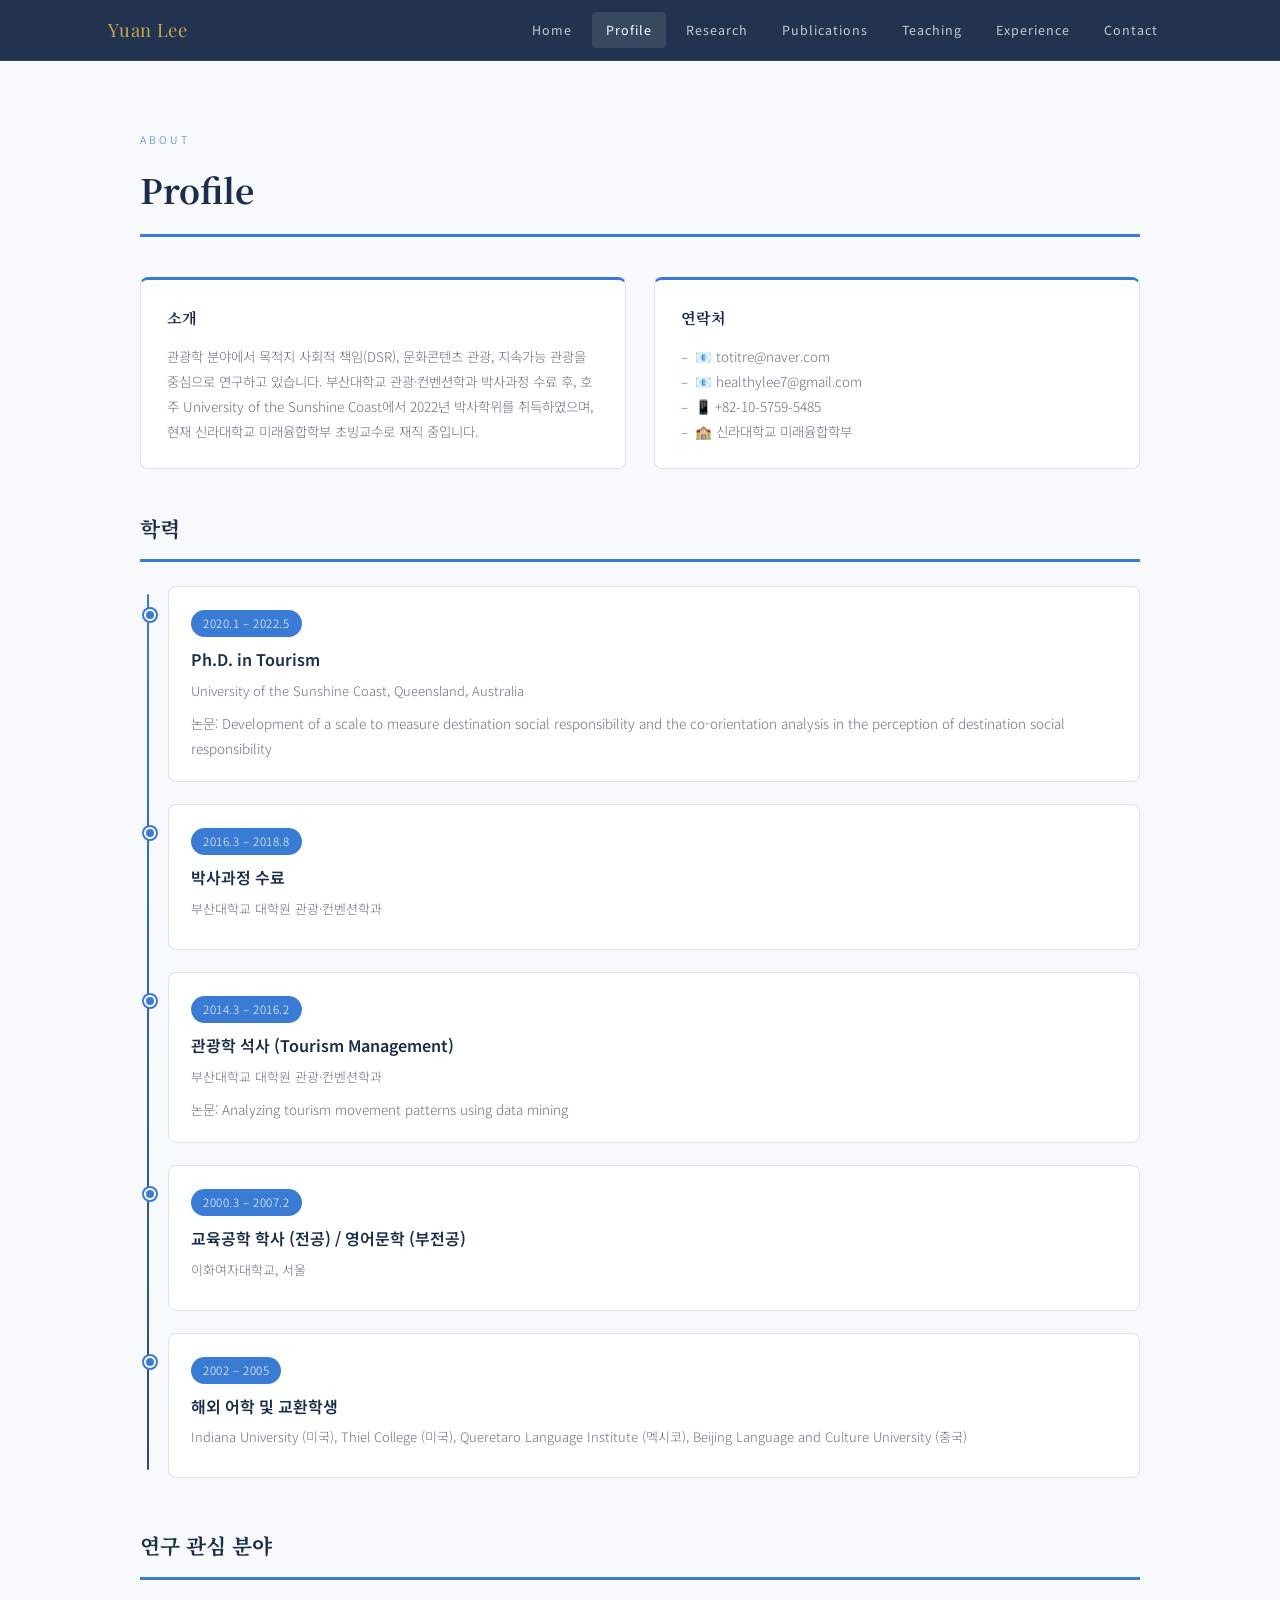
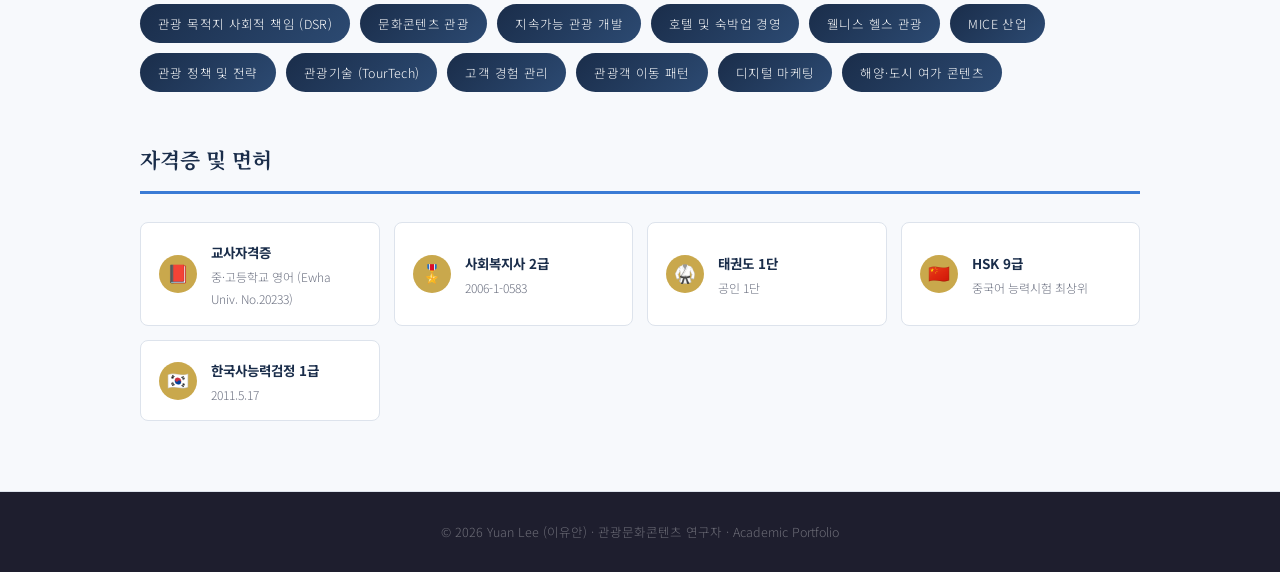
<file: profile.html>
<!DOCTYPE html>
<html lang="ko">
<head>
  <meta charset="UTF-8" />
  <meta name="viewport" content="width=device-width, initial-scale=1.0" />
  <title>Profile — Yuan Lee</title>
  <link href="https://fonts.googleapis.com/css2?family=Playfair+Display:ital,wght@0,700;1,400&family=Noto+Serif+KR:wght@300;400;600;700&family=Noto+Sans+KR:wght@300;400;500&display=swap" rel="stylesheet" />
  <link rel="stylesheet" href="style.css" />
</head>
<body>
<nav id="site-nav">
  <div class="nav-inner">
    <a href="index.html" class="nav-logo">Yuan Lee</a>
    <div class="nav-toggle" id="hamburger"><span></span><span></span><span></span></div>
    <ul class="nav-links" id="nav-links">
      <li><a href="index.html">Home</a></li>
      <li><a href="profile.html" class="active">Profile</a></li>
      <li><a href="research.html" target="_blank">Research</a></li>
      <li><a href="publications.html" target="_blank">Publications</a></li>
      <li><a href="teaching.html" target="_blank">Teaching</a></li>
      <li><a href="experience.html" target="_blank">Experience</a></li>
      <li><a href="contact.html" target="_blank">Contact</a></li>
    </ul>
  </div>
</nav>

<div class="page-body">
<section class="section">
  <div class="section-wrap">
    <p class="sec-eyebrow reveal">About</p>
    <h2 class="sec-title reveal">Profile</h2>

    <div class="profile-grid reveal">
      <div class="info-card">
        <h4>소개</h4>
        <p>
          관광학 분야에서 목적지 사회적 책임(DSR), 문화콘텐츠 관광, 지속가능 관광을 중심으로 연구하고 있습니다.
          부산대학교 관광·컨벤션학과 박사과정 수료 후, 호주 University of the Sunshine Coast에서 2022년 박사학위를 취득하였으며,
          현재 신라대학교 미래융합학부 초빙교수로 재직 중입니다.
        </p>
      </div>
      <div class="info-card">
        <h4>연락처</h4>
        <ul>
          <li>📧 totitre@naver.com</li>
          <li>📧 healthylee7@gmail.com</li>
          <li>📱 +82-10-5759-5485</li>
          <li>🏫 신라대학교 미래융합학부</li>
        </ul>
      </div>
    </div>

    <h3 class="sec-title reveal" style="font-size:1.3rem; margin-bottom:24px;">학력</h3>
    <div class="tl reveal">
      <div class="tl-item">
        <span class="tl-period">2020.1 – 2022.5</span>
        <h4>Ph.D. in Tourism</h4>
        <p class="org">University of the Sunshine Coast, Queensland, Australia</p>
        <p>논문: Development of a scale to measure destination social responsibility and the co-orientation analysis in the perception of destination social responsibility</p>
      </div>
      <div class="tl-item">
        <span class="tl-period">2016.3 – 2018.8</span>
        <h4>박사과정 수료</h4>
        <p class="org">부산대학교 대학원 관광·컨벤션학과</p>
      </div>
      <div class="tl-item">
        <span class="tl-period">2014.3 – 2016.2</span>
        <h4>관광학 석사 (Tourism Management)</h4>
        <p class="org">부산대학교 대학원 관광·컨벤션학과</p>
        <p>논문: Analyzing tourism movement patterns using data mining</p>
      </div>
      <div class="tl-item">
        <span class="tl-period">2000.3 – 2007.2</span>
        <h4>교육공학 학사 (전공) / 영어문학 (부전공)</h4>
        <p class="org">이화여자대학교, 서울</p>
      </div>
      <div class="tl-item">
        <span class="tl-period">2002 – 2005</span>
        <h4>해외 어학 및 교환학생</h4>
        <p class="org">Indiana University (미국), Thiel College (미국), Queretaro Language Institute (멕시코), Beijing Language and Culture University (중국)</p>
      </div>
    </div>

    <h3 class="sec-title reveal" style="font-size:1.3rem; margin-top:48px; margin-bottom:24px;">연구 관심 분야</h3>
    <div class="tag-cloud reveal">
      <span class="rtag">관광 목적지 사회적 책임 (DSR)</span>
      <span class="rtag">문화콘텐츠 관광</span>
      <span class="rtag">지속가능 관광 개발</span>
      <span class="rtag">호텔 및 숙박업 경영</span>
      <span class="rtag">웰니스 헬스 관광</span>
      <span class="rtag">MICE 산업</span>
      <span class="rtag">관광 정책 및 전략</span>
      <span class="rtag">관광기술 (TourTech)</span>
      <span class="rtag">고객 경험 관리</span>
      <span class="rtag">관광객 이동 패턴</span>
      <span class="rtag">디지털 마케팅</span>
      <span class="rtag">해양·도시 여가 콘텐츠</span>
    </div>

    <h3 class="sec-title reveal" style="font-size:1.3rem; margin-top:48px; margin-bottom:24px;">자격증 및 면허</h3>
    <div class="lic-grid reveal">
      <div class="lic-item">
        <div class="lic-icon">📕</div>
        <div><strong>교사자격증</strong><span>중·고등학교 영어 (Ewha Univ. No.20233)</span></div>
      </div>
      <div class="lic-item">
        <div class="lic-icon">🎖️</div>
        <div><strong>사회복지사 2급</strong><span>2006-1-0583</span></div>
      </div>
      <div class="lic-item">
        <div class="lic-icon">🥋</div>
        <div><strong>태권도 1단</strong><span>공인 1단</span></div>
      </div>
      <div class="lic-item">
        <div class="lic-icon">🇨🇳</div>
        <div><strong>HSK 9급</strong><span>중국어 능력시험 최상위</span></div>
      </div>
      <div class="lic-item">
        <div class="lic-icon">🇰🇷</div>
        <div><strong>한국사능력검정 1급</strong><span>2011.5.17</span></div>
      </div>
    </div>
  </div>
</section>
</div>

<footer>
  <p>© 2026 Yuan Lee (이유안) · 관광문화콘텐츠 연구자 · Academic Portfolio</p>
</footer>
<script>
  const toggle = document.getElementById('hamburger');
  const navLinks = document.getElementById('nav-links');
  toggle.addEventListener('click', () => navLinks.classList.toggle('open'));
  const revealEls = document.querySelectorAll('.reveal');
  const obs = new IntersectionObserver((entries) => {
    entries.forEach((e, i) => { if (e.isIntersecting) { setTimeout(() => e.target.classList.add('visible'), i * 60); obs.unobserve(e.target); } });
  }, { threshold: 0.08 });
  revealEls.forEach(el => obs.observe(el));
</script>
</body>
</html>
</file>
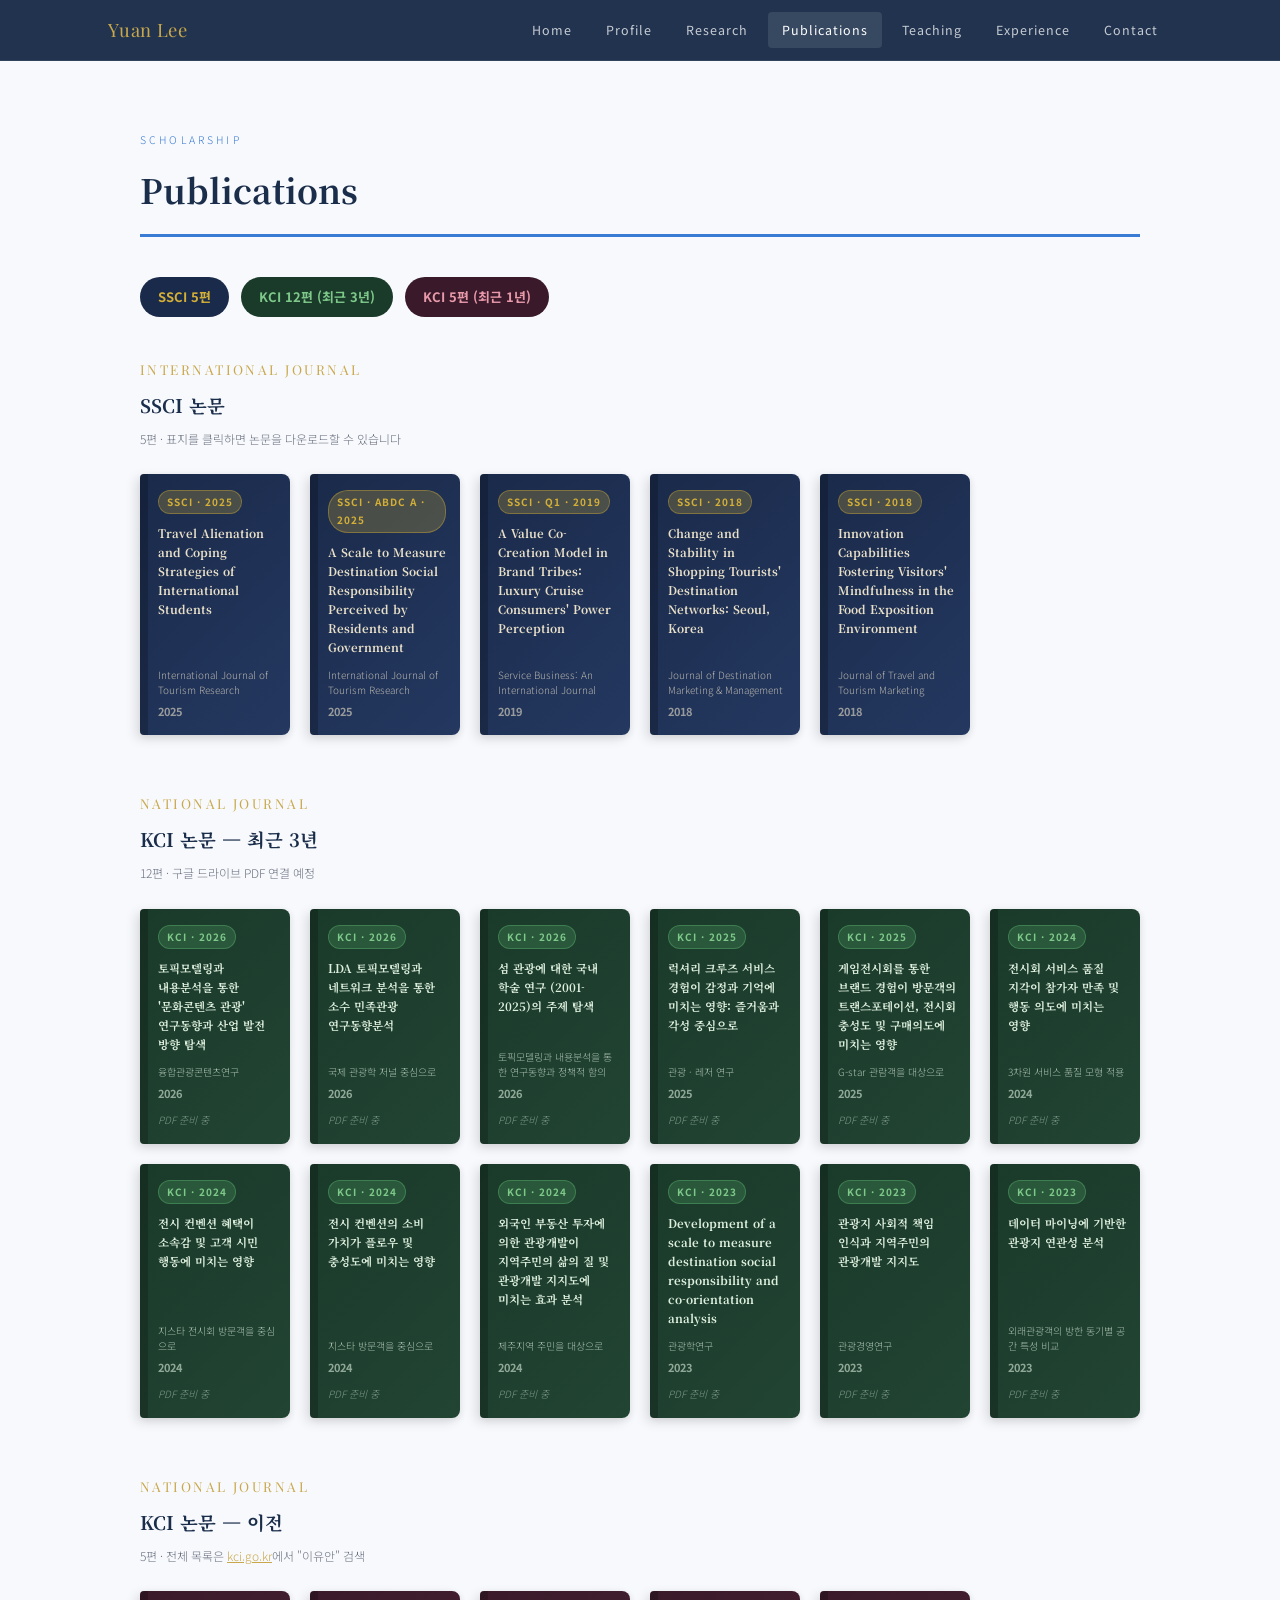
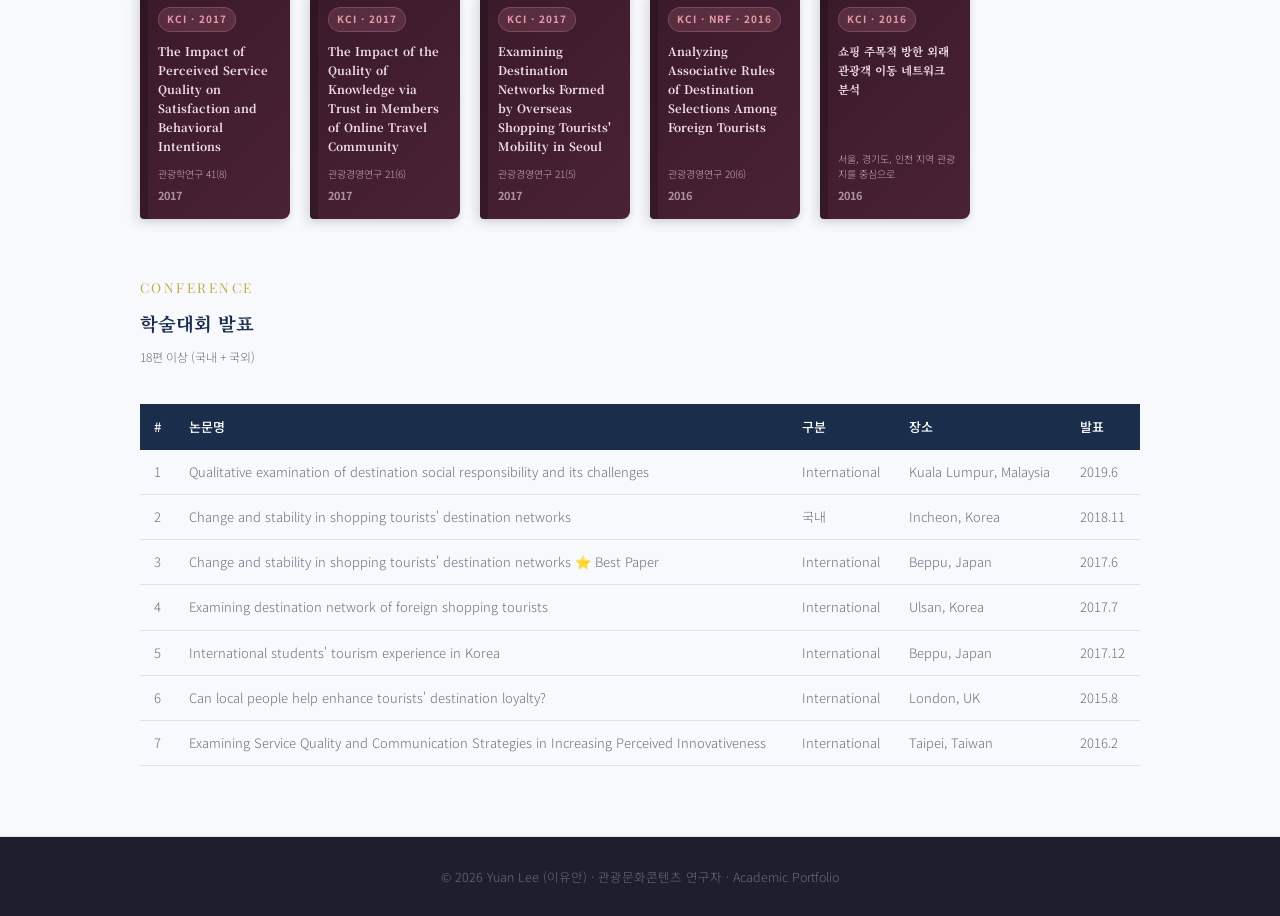
<file: publications.html>
<!DOCTYPE html>
<html lang="ko">
<head>
  <meta charset="UTF-8" />
  <meta name="viewport" content="width=device-width, initial-scale=1.0" />
  <title>Publications — Yuan Lee</title>
  <link href="https://fonts.googleapis.com/css2?family=Playfair+Display:ital,wght@0,700;1,400&family=Noto+Serif+KR:wght@300;400;600;700&family=Noto+Sans+KR:wght@300;400;500&display=swap" rel="stylesheet" />
  <link rel="stylesheet" href="style.css" />
  <style>
    .shelf-section { margin-bottom: 56px; }
    .shelf-label {
      font-family: 'Playfair Display', serif;
      font-size: 0.85rem;
      letter-spacing: 0.18em;
      text-transform: uppercase;
      color: var(--gold);
      margin-bottom: 6px;
    }
    .shelf-title {
      font-family: 'Noto Serif KR', serif;
      font-size: 1.15rem;
      font-weight: 700;
      color: var(--navy);
      margin-bottom: 6px;
    }
    .shelf-count {
      font-size: 12px;
      color: var(--muted);
      margin-bottom: 24px;
    }
    .book-grid {
      display: grid;
      grid-template-columns: repeat(auto-fill, minmax(150px, 1fr));
      gap: 20px;
    }
    .book-card {
      display: flex;
      flex-direction: column;
      border-radius: 4px 8px 8px 4px;
      overflow: hidden;
      box-shadow: -4px 4px 12px rgba(0,0,0,0.12), 2px 2px 6px rgba(0,0,0,0.06);
      text-decoration: none;
      transition: transform 0.22s, box-shadow 0.22s;
      min-height: 220px;
      position: relative;
      cursor: pointer;
    }
    .book-card:hover {
      transform: translateY(-6px) scale(1.02);
      box-shadow: -6px 10px 24px rgba(0,0,0,0.18), 2px 4px 10px rgba(0,0,0,0.08);
    }
    .book-spine {
      position: absolute;
      left: 0; top: 0; bottom: 0;
      width: 8px;
      background: rgba(0,0,0,0.2);
    }
    .book-inner {
      flex: 1;
      display: flex;
      flex-direction: column;
      padding: 16px 14px 14px 18px;
    }
    .book-badge {
      font-size: 10px;
      font-weight: 700;
      letter-spacing: 0.1em;
      padding: 2px 8px;
      border-radius: 20px;
      display: inline-block;
      margin-bottom: 10px;
      align-self: flex-start;
    }
    .book-title {
      font-family: 'Noto Serif KR', serif;
      font-size: 11.5px;
      font-weight: 700;
      line-height: 1.65;
      flex: 1;
      word-break: keep-all;
    }
    .book-meta {
      margin-top: 10px;
      font-size: 10px;
      line-height: 1.5;
      opacity: 0.75;
    }
    .book-year {
      font-size: 11px;
      font-weight: 700;
      margin-top: 4px;
      opacity: 0.6;
    }
    .book-dl {
      font-size: 10px;
      margin-top: 8px;
      opacity: 0.5;
      font-style: italic;
    }

    /* SSCI — 딥네이비 계열 */
    .book-ssci { background: linear-gradient(135deg, #1a2a4a 0%, #243860 100%); color: #e8dfc8; }
    .book-ssci .book-badge { background: rgba(212,175,55,0.25); color: #d4af37; border: 1px solid rgba(212,175,55,0.4); }

    /* KCI 최근 3년 — 다크 그린 */
    .book-kci-recent { background: linear-gradient(135deg, #1a3a2a 0%, #224433 100%); color: #ddeedd; }
    .book-kci-recent .book-badge { background: rgba(100,200,120,0.2); color: #7ec98a; border: 1px solid rgba(100,200,120,0.35); }

    /* KCI 전체 — 다크 버건디 */
    .book-kci { background: linear-gradient(135deg, #3a1a2a 0%, #4a2235 100%); color: #f0dde6; }
    .book-kci .book-badge { background: rgba(200,120,140,0.2); color: #e89aaa; border: 1px solid rgba(200,120,140,0.35); }

    .stats-chips { display: flex; gap: 12px; flex-wrap: wrap; margin-bottom: 40px; }
    .stat-chip {
      padding: 8px 18px;
      border-radius: 30px;
      font-size: 13px;
      font-weight: 700;
      font-family: 'Noto Sans KR', sans-serif;
    }
    .chip-ssci { background: #1a2a4a; color: #d4af37; }
    .chip-kci { background: #1a3a2a; color: #7ec98a; }
    .chip-kci2 { background: #3a1a2a; color: #e89aaa; }

    .conf-section { margin-top: 56px; }
  </style>
</head>
<body>
<nav id="site-nav">
  <div class="nav-inner">
    <a href="index.html" class="nav-logo">Yuan Lee</a>
    <div class="nav-toggle" id="hamburger"><span></span><span></span><span></span></div>
    <ul class="nav-links" id="nav-links">
      <li><a href="index.html">Home</a></li>
      <li><a href="profile.html" target="_blank">Profile</a></li>
      <li><a href="research.html" target="_blank">Research</a></li>
      <li><a href="publications.html" class="active">Publications</a></li>
      <li><a href="teaching.html" target="_blank">Teaching</a></li>
      <li><a href="experience.html" target="_blank">Experience</a></li>
      <li><a href="contact.html" target="_blank">Contact</a></li>
    </ul>
  </div>
</nav>

<div class="page-body">
<section class="section">
  <div class="section-wrap">
    <p class="sec-eyebrow reveal">Scholarship</p>
    <h2 class="sec-title reveal">Publications</h2>

    <div class="stats-chips reveal">
      <span class="stat-chip chip-ssci">SSCI 5편</span>
      <span class="stat-chip chip-kci">KCI 12편 (최근 3년)</span>
      <span class="stat-chip chip-kci2">KCI 5편 (최근 1년)</span>
    </div>

    <!-- SSCI -->
    <div class="shelf-section reveal">
      <p class="shelf-label">International Journal</p>
      <h3 class="shelf-title">SSCI 논문</h3>
      <p class="shelf-count">5편 · 표지를 클릭하면 논문을 다운로드할 수 있습니다</p>
      <div class="book-grid">

        <a class="book-card book-ssci" href="https://doi.org/10.1002/jtr.70100" target="_blank">
          <div class="book-spine"></div>
          <div class="book-inner">
            <span class="book-badge">SSCI · 2025</span>
            <p class="book-title">Travel Alienation and Coping Strategies of International Students</p>
            <p class="book-meta">International Journal of Tourism Research</p>
            <p class="book-year">2025</p>
          </div>
        </a>

        <a class="book-card book-ssci" href="https://doi.org/10.1002/jtr.70084" target="_blank">
          <div class="book-spine"></div>
          <div class="book-inner">
            <span class="book-badge">SSCI · ABDC A · 2025</span>
            <p class="book-title">A Scale to Measure Destination Social Responsibility Perceived by Residents and Government</p>
            <p class="book-meta">International Journal of Tourism Research</p>
            <p class="book-year">2025</p>
          </div>
        </a>

        <a class="book-card book-ssci" href="https://doi.org/10.1007/s11628-018-0373-x" target="_blank">
          <div class="book-spine"></div>
          <div class="book-inner">
            <span class="book-badge">SSCI · Q1 · 2019</span>
            <p class="book-title">A Value Co-Creation Model in Brand Tribes: Luxury Cruise Consumers' Power Perception</p>
            <p class="book-meta">Service Business: An International Journal</p>
            <p class="book-year">2019</p>
          </div>
        </a>

        <a class="book-card book-ssci" href="https://doi.org/10.1016/j.jdmm.2018.02.004" target="_blank">
          <div class="book-spine"></div>
          <div class="book-inner">
            <span class="book-badge">SSCI · 2018</span>
            <p class="book-title">Change and Stability in Shopping Tourists' Destination Networks: Seoul, Korea</p>
            <p class="book-meta">Journal of Destination Marketing &amp; Management</p>
            <p class="book-year">2018</p>
          </div>
        </a>

        <a class="book-card book-ssci" href="https://doi.org/10.1080/10548408.2017.1421496" target="_blank">
          <div class="book-spine"></div>
          <div class="book-inner">
            <span class="book-badge">SSCI · 2018</span>
            <p class="book-title">Innovation Capabilities Fostering Visitors' Mindfulness in the Food Exposition Environment</p>
            <p class="book-meta">Journal of Travel and Tourism Marketing</p>
            <p class="book-year">2018</p>
          </div>
        </a>

      </div>
    </div>

    <!-- KCI 최근 3년 -->
    <div class="shelf-section reveal">
      <p class="shelf-label">National Journal</p>
      <h3 class="shelf-title">KCI 논문 — 최근 3년</h3>
      <p class="shelf-count">12편 · 구글 드라이브 PDF 연결 예정</p>
      <div class="book-grid">

        <a class="book-card book-kci-recent" href="#" target="_blank">
          <div class="book-spine"></div>
          <div class="book-inner">
            <span class="book-badge">KCI · 2026</span>
            <p class="book-title">토픽모델링과 내용분석을 통한 '문화콘텐츠 관광' 연구동향과 산업 발전 방향 탐색</p>
            <p class="book-meta">융합관광콘텐츠연구</p>
            <p class="book-year">2026</p>
            <p class="book-dl">PDF 준비 중</p>
          </div>
        </a>

        <a class="book-card book-kci-recent" href="#" target="_blank">
          <div class="book-spine"></div>
          <div class="book-inner">
            <span class="book-badge">KCI · 2026</span>
            <p class="book-title">LDA 토픽모델링과 네트워크 분석을 통한 소수 민족관광 연구동향분석</p>
            <p class="book-meta">국제 관광학 저널 중심으로</p>
            <p class="book-year">2026</p>
            <p class="book-dl">PDF 준비 중</p>
          </div>
        </a>

        <a class="book-card book-kci-recent" href="#" target="_blank">
          <div class="book-spine"></div>
          <div class="book-inner">
            <span class="book-badge">KCI · 2026</span>
            <p class="book-title">섬 관광에 대한 국내 학술 연구 (2001-2025)의 주제 탐색</p>
            <p class="book-meta">토픽모델링과 내용분석을 통한 연구동향과 정책적 함의</p>
            <p class="book-year">2026</p>
            <p class="book-dl">PDF 준비 중</p>
          </div>
        </a>

        <a class="book-card book-kci-recent" href="#" target="_blank">
          <div class="book-spine"></div>
          <div class="book-inner">
            <span class="book-badge">KCI · 2025</span>
            <p class="book-title">럭셔리 크루즈 서비스 경험이 감정과 기억에 미치는 영향: 즐거움과 각성 중심으로</p>
            <p class="book-meta">관광 · 레저 연구</p>
            <p class="book-year">2025</p>
            <p class="book-dl">PDF 준비 중</p>
          </div>
        </a>

        <a class="book-card book-kci-recent" href="#" target="_blank">
          <div class="book-spine"></div>
          <div class="book-inner">
            <span class="book-badge">KCI · 2025</span>
            <p class="book-title">게임전시회를 통한 브랜드 경험이 방문객의 트랜스포테이션, 전시회 충성도 및 구매의도에 미치는 영향</p>
            <p class="book-meta">G-star 관람객을 대상으로</p>
            <p class="book-year">2025</p>
            <p class="book-dl">PDF 준비 중</p>
          </div>
        </a>

        <a class="book-card book-kci-recent" href="#" target="_blank">
          <div class="book-spine"></div>
          <div class="book-inner">
            <span class="book-badge">KCI · 2024</span>
            <p class="book-title">전시회 서비스 품질 지각이 참가자 만족 및 행동 의도에 미치는 영향</p>
            <p class="book-meta">3차원 서비스 품질 모형 적용</p>
            <p class="book-year">2024</p>
            <p class="book-dl">PDF 준비 중</p>
          </div>
        </a>

        <a class="book-card book-kci-recent" href="#" target="_blank">
          <div class="book-spine"></div>
          <div class="book-inner">
            <span class="book-badge">KCI · 2024</span>
            <p class="book-title">전시 컨벤션 혜택이 소속감 및 고객 시민 행동에 미치는 영향</p>
            <p class="book-meta">지스타 전시회 방문객을 중심으로</p>
            <p class="book-year">2024</p>
            <p class="book-dl">PDF 준비 중</p>
          </div>
        </a>

        <a class="book-card book-kci-recent" href="#" target="_blank">
          <div class="book-spine"></div>
          <div class="book-inner">
            <span class="book-badge">KCI · 2024</span>
            <p class="book-title">전시 컨벤션의 소비 가치가 플로우 및 충성도에 미치는 영향</p>
            <p class="book-meta">지스타 방문객을 중심으로</p>
            <p class="book-year">2024</p>
            <p class="book-dl">PDF 준비 중</p>
          </div>
        </a>

        <a class="book-card book-kci-recent" href="#" target="_blank">
          <div class="book-spine"></div>
          <div class="book-inner">
            <span class="book-badge">KCI · 2024</span>
            <p class="book-title">외국인 부동산 투자에 의한 관광개발이 지역주민의 삶의 질 및 관광개발 지지도에 미치는 효과 분석</p>
            <p class="book-meta">제주지역 주민을 대상으로</p>
            <p class="book-year">2024</p>
            <p class="book-dl">PDF 준비 중</p>
          </div>
        </a>

        <a class="book-card book-kci-recent" href="#" target="_blank">
          <div class="book-spine"></div>
          <div class="book-inner">
            <span class="book-badge">KCI · 2023</span>
            <p class="book-title">Development of a scale to measure destination social responsibility and co-orientation analysis</p>
            <p class="book-meta">관광학연구</p>
            <p class="book-year">2023</p>
            <p class="book-dl">PDF 준비 중</p>
          </div>
        </a>

        <a class="book-card book-kci-recent" href="#" target="_blank">
          <div class="book-spine"></div>
          <div class="book-inner">
            <span class="book-badge">KCI · 2023</span>
            <p class="book-title">관광지 사회적 책임 인식과 지역주민의 관광개발 지지도</p>
            <p class="book-meta">관광경영연구</p>
            <p class="book-year">2023</p>
            <p class="book-dl">PDF 준비 중</p>
          </div>
        </a>

        <a class="book-card book-kci-recent" href="#" target="_blank">
          <div class="book-spine"></div>
          <div class="book-inner">
            <span class="book-badge">KCI · 2023</span>
            <p class="book-title">데이터 마이닝에 기반한 관광지 연관성 분석</p>
            <p class="book-meta">외래관광객의 방한 동기별 공간 특성 비교</p>
            <p class="book-year">2023</p>
            <p class="book-dl">PDF 준비 중</p>
          </div>
        </a>

      </div>
    </div>

    <!-- KCI 이전 -->
    <div class="shelf-section reveal">
      <p class="shelf-label">National Journal</p>
      <h3 class="shelf-title">KCI 논문 — 이전</h3>
      <p class="shelf-count">5편 · 전체 목록은 <a href="https://www.kci.go.kr/kciportal/main.kci" target="_blank" style="color:var(--gold);">kci.go.kr</a>에서 "이유안" 검색</p>
      <div class="book-grid">

        <a class="book-card book-kci" href="#" target="_blank">
          <div class="book-spine"></div>
          <div class="book-inner">
            <span class="book-badge">KCI · 2017</span>
            <p class="book-title">The Impact of Perceived Service Quality on Satisfaction and Behavioral Intentions</p>
            <p class="book-meta">관광학연구 41(8)</p>
            <p class="book-year">2017</p>
          </div>
        </a>

        <a class="book-card book-kci" href="#" target="_blank">
          <div class="book-spine"></div>
          <div class="book-inner">
            <span class="book-badge">KCI · 2017</span>
            <p class="book-title">The Impact of the Quality of Knowledge via Trust in Members of Online Travel Community</p>
            <p class="book-meta">관광경영연구 21(6)</p>
            <p class="book-year">2017</p>
          </div>
        </a>

        <a class="book-card book-kci" href="#" target="_blank">
          <div class="book-spine"></div>
          <div class="book-inner">
            <span class="book-badge">KCI · 2017</span>
            <p class="book-title">Examining Destination Networks Formed by Overseas Shopping Tourists' Mobility in Seoul</p>
            <p class="book-meta">관광경영연구 21(5)</p>
            <p class="book-year">2017</p>
          </div>
        </a>

        <a class="book-card book-kci" href="#" target="_blank">
          <div class="book-spine"></div>
          <div class="book-inner">
            <span class="book-badge">KCI · NRF · 2016</span>
            <p class="book-title">Analyzing Associative Rules of Destination Selections Among Foreign Tourists</p>
            <p class="book-meta">관광경영연구 20(6)</p>
            <p class="book-year">2016</p>
          </div>
        </a>

        <a class="book-card book-kci" href="#" target="_blank">
          <div class="book-spine"></div>
          <div class="book-inner">
            <span class="book-badge">KCI · 2016</span>
            <p class="book-title">쇼핑 주목적 방한 외래 관광객 이동 네트워크 분석</p>
            <p class="book-meta">서울, 경기도, 인천 지역 관광지를 중심으로</p>
            <p class="book-year">2016</p>
          </div>
        </a>

      </div>
    </div>

    <!-- 학술대회 -->
    <div class="conf-section reveal">
      <p class="shelf-label">Conference</p>
      <h3 class="shelf-title">학술대회 발표</h3>
      <p class="shelf-count" style="margin-bottom:20px;">18편 이상 (국내 + 국외)</p>
      <div style="overflow-x:auto;">
        <table class="conf-table">
          <thead>
            <tr><th>#</th><th>논문명</th><th>구분</th><th>장소</th><th>발표</th></tr>
          </thead>
          <tbody>
            <tr><td>1</td><td>Qualitative examination of destination social responsibility and its challenges</td><td>International</td><td>Kuala Lumpur, Malaysia</td><td>2019.6</td></tr>
            <tr><td>2</td><td>Change and stability in shopping tourists' destination networks</td><td>국내</td><td>Incheon, Korea</td><td>2018.11</td></tr>
            <tr><td>3</td><td>Change and stability in shopping tourists' destination networks ⭐ Best Paper</td><td>International</td><td>Beppu, Japan</td><td>2017.6</td></tr>
            <tr><td>4</td><td>Examining destination network of foreign shopping tourists</td><td>International</td><td>Ulsan, Korea</td><td>2017.7</td></tr>
            <tr><td>5</td><td>International students' tourism experience in Korea</td><td>International</td><td>Beppu, Japan</td><td>2017.12</td></tr>
            <tr><td>6</td><td>Can local people help enhance tourists' destination loyalty?</td><td>International</td><td>London, UK</td><td>2015.8</td></tr>
            <tr><td>7</td><td>Examining Service Quality and Communication Strategies in Increasing Perceived Innovativeness</td><td>International</td><td>Taipei, Taiwan</td><td>2016.2</td></tr>
          </tbody>
        </table>
      </div>
    </div>

  </div>
</section>
</div>

<footer>
  <p>© 2026 Yuan Lee (이유안) · 관광문화콘텐츠 연구자 · Academic Portfolio</p>
</footer>
<script>
  const toggle = document.getElementById('hamburger');
  const navLinks = document.getElementById('nav-links');
  toggle.addEventListener('click', () => navLinks.classList.toggle('open'));
  const revealEls = document.querySelectorAll('.reveal');
  const obs = new IntersectionObserver((entries) => {
    entries.forEach((e, i) => { if (e.isIntersecting) { setTimeout(() => e.target.classList.add('visible'), i * 60); obs.unobserve(e.target); } });
  }, { threshold: 0.08 });
  revealEls.forEach(el => obs.observe(el));
</script>
</body>
</html>
</file>
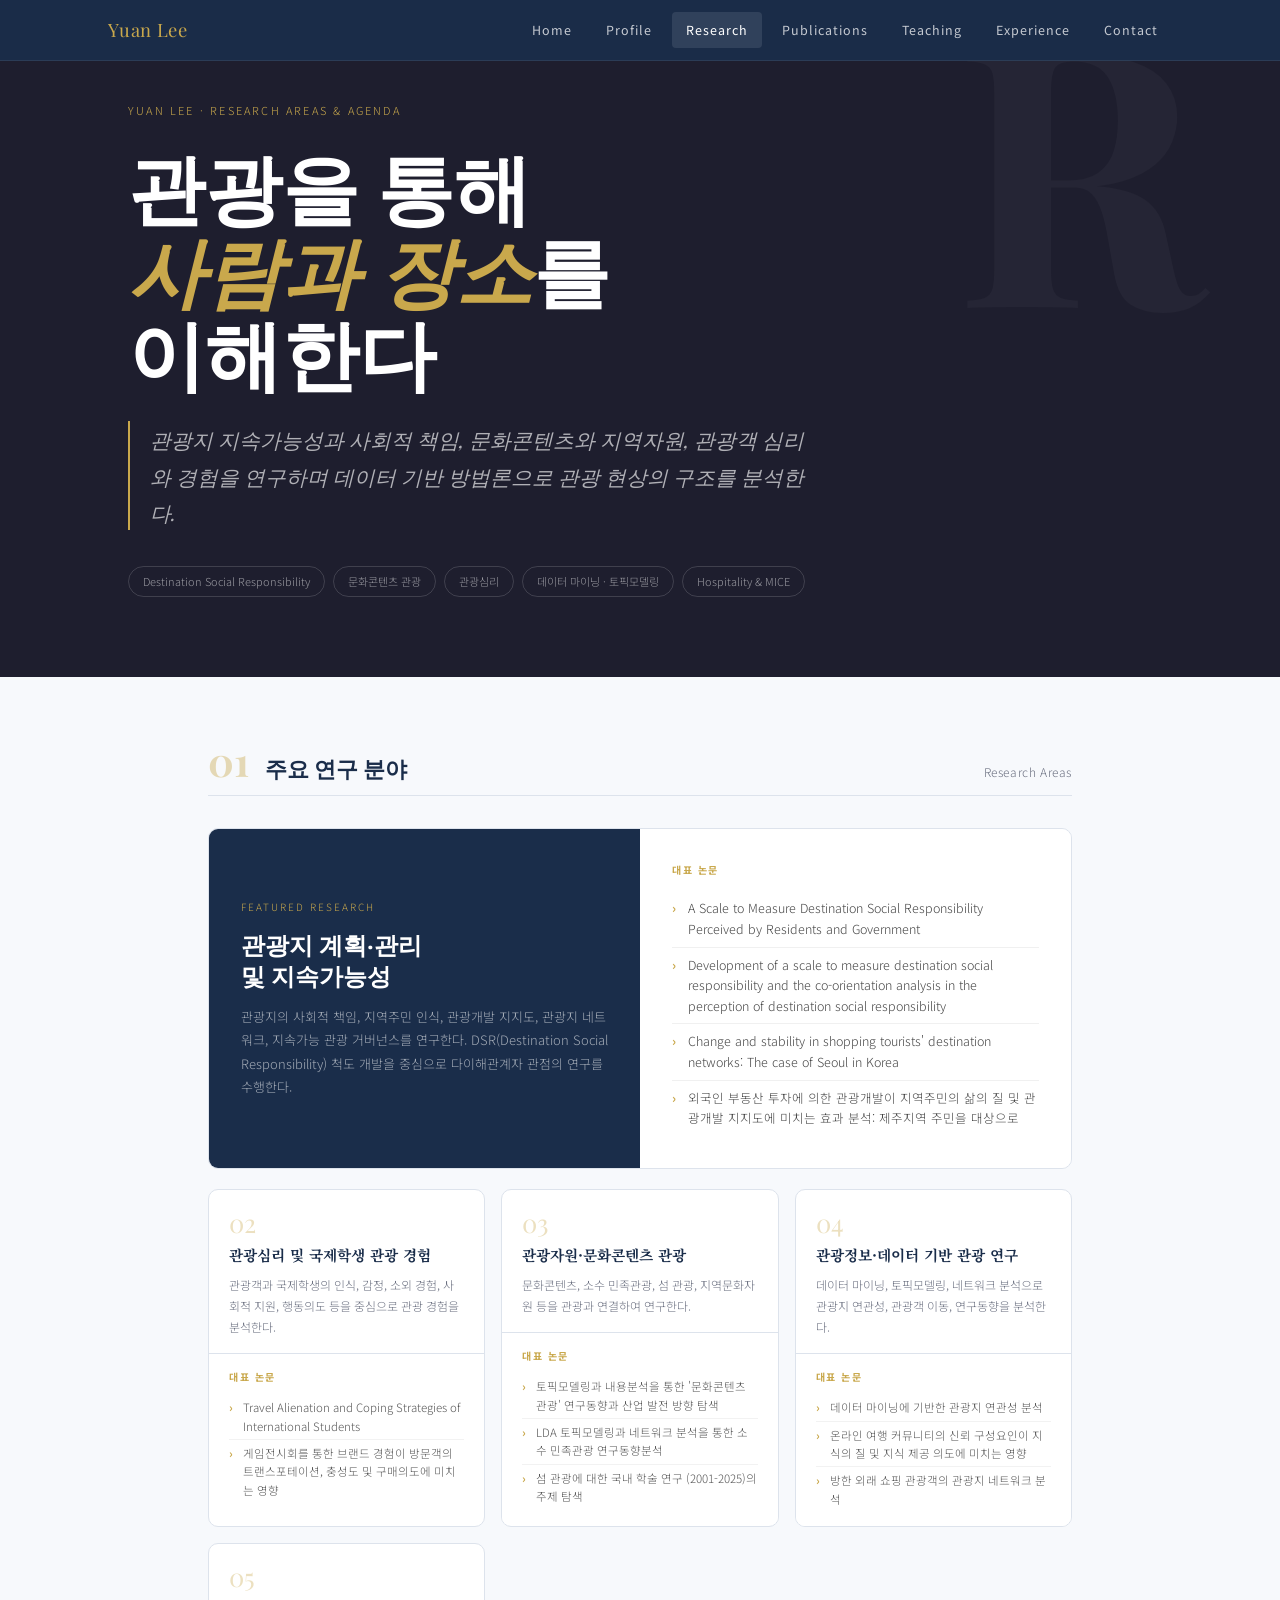
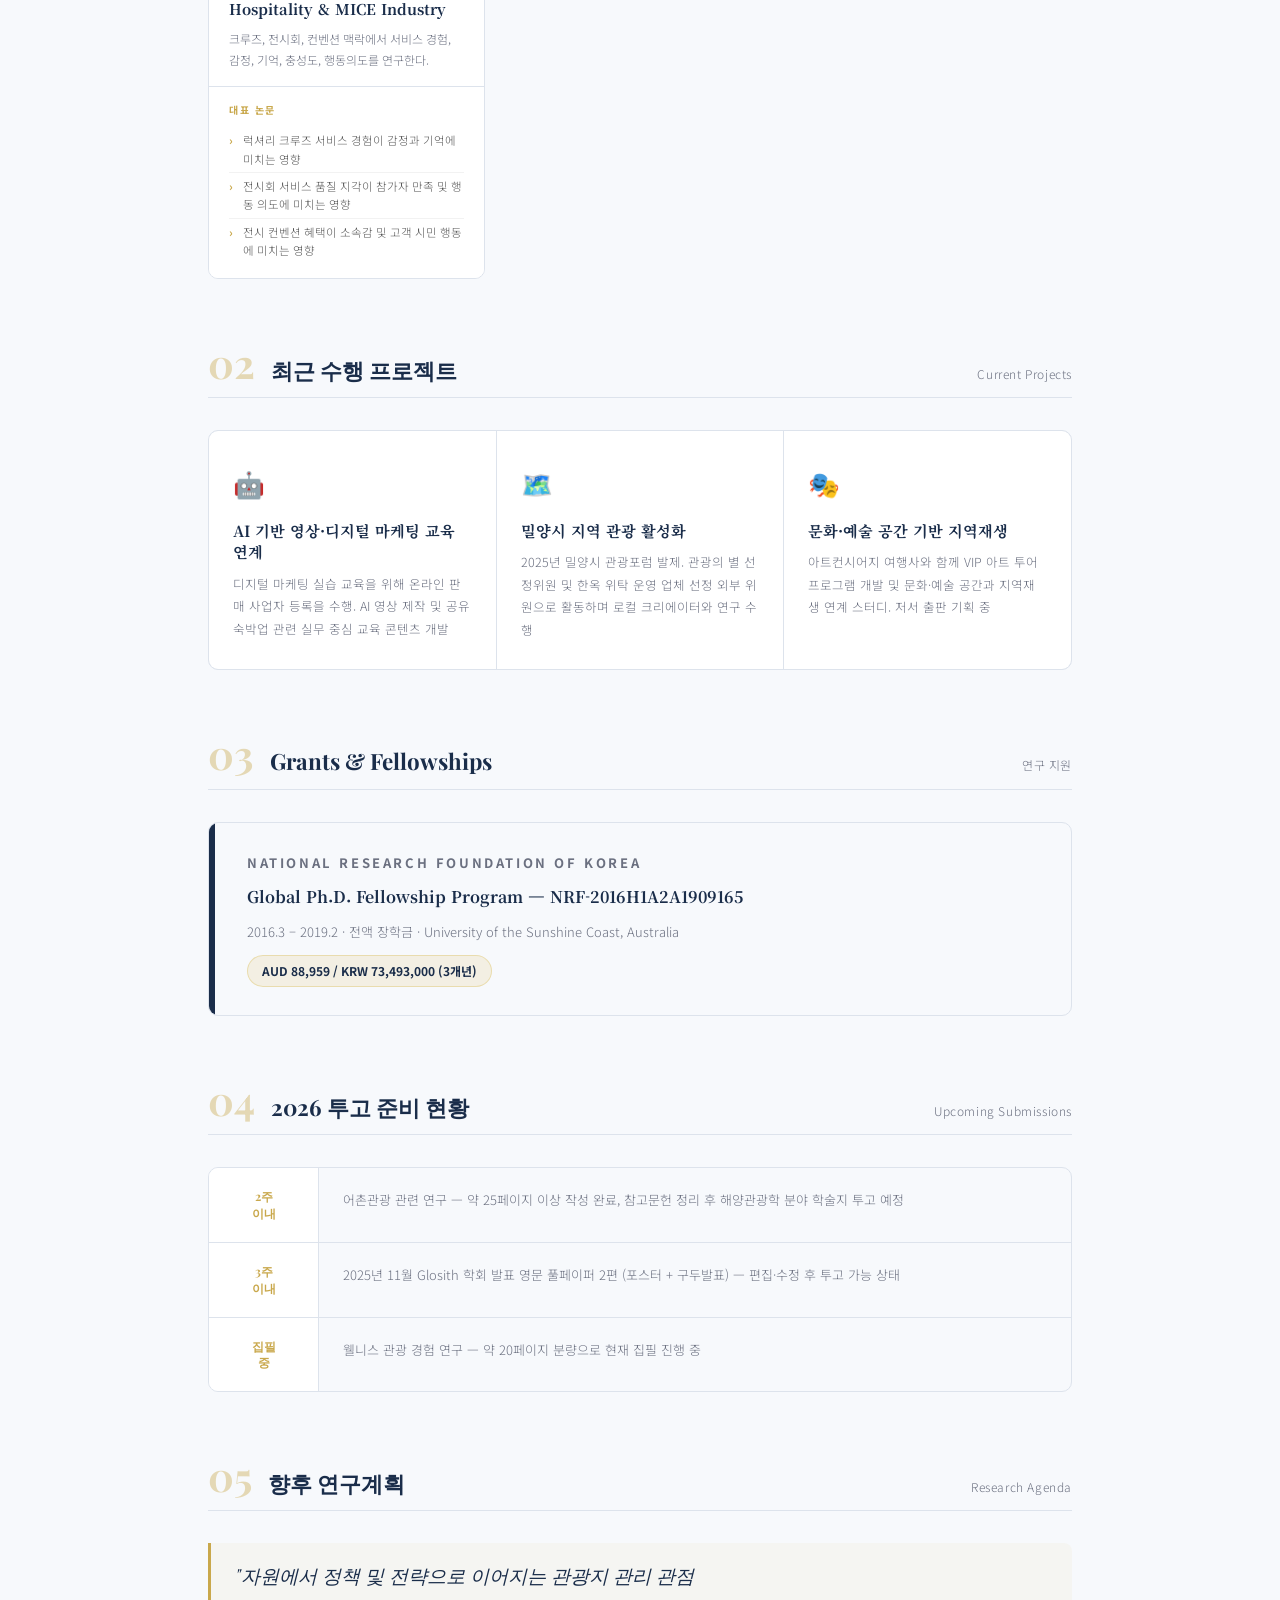
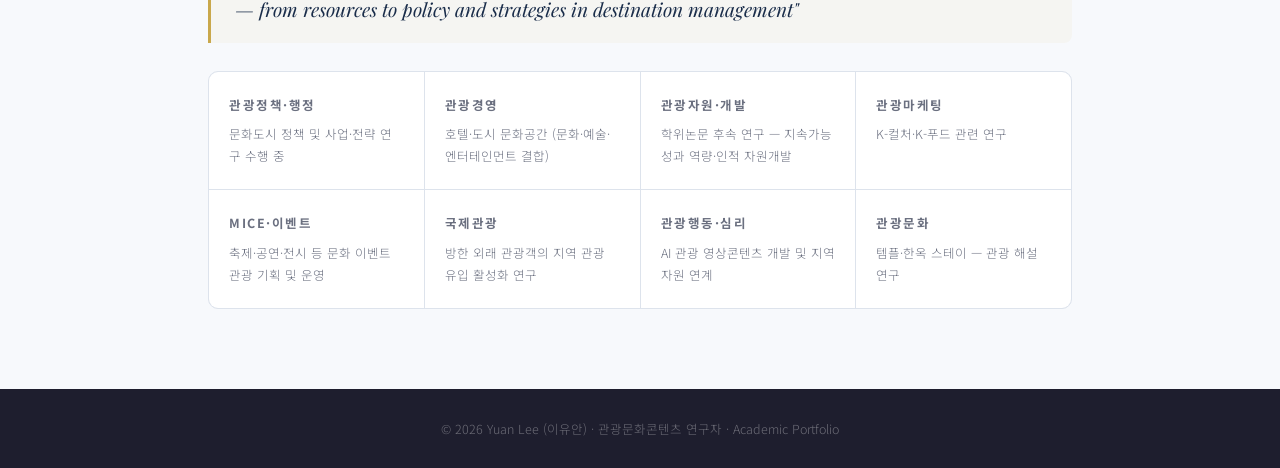
<file: research.html>
<!DOCTYPE html>
<html lang="ko">
<head>
  <meta charset="UTF-8" />
  <meta name="viewport" content="width=device-width, initial-scale=1.0" />
  <title>Research — Yuan Lee</title>
  <link href="https://fonts.googleapis.com/css2?family=Playfair+Display:ital,wght@0,400;0,700;1,400&family=Noto+Serif+KR:wght@300;400;600;700&family=Noto+Sans+KR:wght@300;400;500&display=swap" rel="stylesheet" />
  <link rel="stylesheet" href="style.css" />
  <style>

    /* ── MAGAZINE RESET ── */
    .page-body { padding-top: 0; }

    /* ── HERO ── */
    .rsch-hero {
      background: var(--ink);
      padding: 100px 10vw 80px;
      position: relative;
      overflow: hidden;
    }
    .rsch-hero::before {
      content: 'R';
      position: absolute;
      right: 6vw; top: -20px;
      font-family: 'Playfair Display', serif;
      font-size: clamp(200px, 28vw, 360px);
      font-weight: 700;
      color: rgba(255,255,255,0.03);
      line-height: 1;
      pointer-events: none;
    }
    .rsch-hero-inner { max-width: 900px; }
    .rsch-issue {
      font-family: 'Noto Sans KR', sans-serif;
      font-size: 11px;
      letter-spacing: 0.2em;
      text-transform: uppercase;
      color: var(--gold);
      margin-bottom: 24px;
    }
    .rsch-hero h1 {
      font-family: 'Playfair Display', serif;
      font-size: clamp(2.8rem, 6vw, 5rem);
      font-weight: 700;
      color: #fff;
      line-height: 1.08;
      margin-bottom: 28px;
    }
    .rsch-hero h1 em { color: var(--gold); font-style: italic; }
    .rsch-pullquote {
      font-family: 'Playfair Display', serif;
      font-size: clamp(1rem, 2vw, 1.3rem);
      font-style: italic;
      color: rgba(255,255,255,0.65);
      line-height: 1.75;
      max-width: 680px;
      border-left: 2px solid var(--gold);
      padding-left: 20px;
      margin-bottom: 36px;
    }
    .rsch-tags { display: flex; flex-wrap: wrap; gap: 8px; }
    .rsch-tag {
      font-size: 11px;
      color: rgba(255,255,255,0.55);
      border: 1px solid rgba(255,255,255,0.15);
      border-radius: 20px;
      padding: 4px 14px;
      font-family: 'Noto Sans KR', sans-serif;
    }

    /* ── MAGAZINE BODY ── */
    .mag-body { max-width: 1120px; margin: 0 auto; padding: 0 10vw 80px; }

    /* ── SECTION HEADER ── */
    .mag-sec-header {
      display: flex;
      align-items: baseline;
      gap: 16px;
      margin: 64px 0 32px;
      padding-bottom: 12px;
      border-bottom: 1px solid var(--border);
    }
    .mag-sec-num {
      font-family: 'Playfair Display', serif;
      font-size: 2.5rem;
      font-weight: 700;
      color: var(--gold);
      opacity: 0.4;
      line-height: 1;
      flex-shrink: 0;
    }
    .mag-sec-title {
      font-family: 'Playfair Display', serif;
      font-size: 1.4rem;
      font-weight: 700;
      color: var(--navy);
      line-height: 1.2;
    }
    .mag-sec-sub {
      font-size: 12px;
      color: var(--muted);
      margin-left: auto;
      font-family: 'Noto Sans KR', sans-serif;
      letter-spacing: 0.05em;
      flex-shrink: 0;
    }

    /* ── RESEARCH AREAS: FEATURED + GRID ── */
    .rarea-featured {
      display: grid;
      grid-template-columns: 1fr 1fr;
      gap: 0;
      border: 1px solid var(--border);
      border-radius: 10px;
      overflow: hidden;
      margin-bottom: 20px;
    }
    @media (max-width: 680px) { .rarea-featured { grid-template-columns: 1fr; } }
    .rarea-featured-label {
      background: var(--navy);
      padding: 36px 32px;
      display: flex;
      flex-direction: column;
      justify-content: center;
    }
    .rarea-featured-label .feat-eyebrow {
      font-size: 10px;
      letter-spacing: 0.2em;
      text-transform: uppercase;
      color: var(--gold);
      margin-bottom: 12px;
      font-family: 'Noto Sans KR', sans-serif;
    }
    .rarea-featured-label h3 {
      font-family: 'Playfair Display', serif;
      font-size: 1.5rem;
      color: #fff;
      line-height: 1.3;
      margin-bottom: 14px;
    }
    .rarea-featured-label p {
      font-size: 13px;
      color: rgba(255,255,255,0.6);
      line-height: 1.8;
    }
    .rarea-featured-body {
      background: var(--paper);
      padding: 32px;
    }
    .rarea-featured-body .paper-label {
      font-size: 10px;
      letter-spacing: 0.15em;
      text-transform: uppercase;
      color: var(--gold);
      font-family: 'Noto Sans KR', sans-serif;
      font-weight: 700;
      display: block;
      margin-bottom: 12px;
    }
    .rarea-featured-body ul {
      list-style: none;
      padding: 0; margin: 0;
    }
    .rarea-featured-body ul li {
      font-size: 12.5px;
      color: #444;
      padding: 7px 0 7px 16px;
      position: relative;
      line-height: 1.65;
      border-bottom: 1px solid rgba(0,0,0,0.06);
    }
    .rarea-featured-body ul li:last-child { border-bottom: none; }
    .rarea-featured-body ul li::before { content:'›'; position:absolute; left:0; color:var(--gold); font-weight:700; }

    .rarea-grid {
      display: grid;
      grid-template-columns: repeat(auto-fit, minmax(240px, 1fr));
      gap: 16px;
    }
    .rarea-card {
      border: 1px solid var(--border);
      border-radius: 10px;
      overflow: hidden;
      background: #fff;
      transition: transform 0.22s, box-shadow 0.22s;
    }
    .rarea-card:hover { transform: translateY(-4px); box-shadow: 0 8px 24px rgba(0,0,0,0.08); }
    .rarea-card-top {
      padding: 20px 20px 16px;
      border-bottom: 1px solid var(--border);
    }
    .rarea-card-top .card-num {
      font-family: 'Playfair Display', serif;
      font-size: 1.6rem;
      color: var(--gold);
      opacity: 0.35;
      line-height: 1;
      margin-bottom: 8px;
    }
    .rarea-card-top h4 {
      font-family: 'Noto Serif KR', serif;
      font-size: 0.92rem;
      font-weight: 700;
      color: var(--navy);
      line-height: 1.5;
      margin-bottom: 8px;
    }
    .rarea-card-top p {
      font-size: 12px;
      color: var(--muted);
      line-height: 1.75;
    }
    .rarea-card-papers {
      padding: 14px 20px;
      background: var(--paper);
    }
    .rarea-card-papers .paper-label {
      font-size: 10px;
      letter-spacing: 0.15em;
      text-transform: uppercase;
      color: var(--gold);
      font-family: 'Noto Sans KR', sans-serif;
      font-weight: 700;
      display: block;
      margin-bottom: 8px;
    }
    .rarea-card-papers ul { list-style:none; padding:0; margin:0; }
    .rarea-card-papers ul li {
      font-size: 11.5px;
      color: #555;
      padding: 4px 0 4px 14px;
      position: relative;
      line-height: 1.6;
      border-bottom: 1px solid rgba(0,0,0,0.05);
    }
    .rarea-card-papers ul li:last-child { border-bottom: none; }
    .rarea-card-papers ul li::before { content:'›'; position:absolute; left:0; color:var(--gold); font-weight:700; }

    /* ── PROJECTS ── */
    .proj-mag-grid {
      display: grid;
      grid-template-columns: repeat(3, 1fr);
      gap: 1px;
      background: var(--border);
      border: 1px solid var(--border);
      border-radius: 10px;
      overflow: hidden;
    }
    @media (max-width: 680px) { .proj-mag-grid { grid-template-columns: 1fr; } }
    .proj-mag-card {
      background: #fff;
      padding: 28px 24px;
      transition: background 0.2s;
    }
    .proj-mag-card:hover { background: var(--paper); }
    .proj-mag-icon { font-size: 1.6rem; margin-bottom: 14px; }
    .proj-mag-card h4 {
      font-family: 'Noto Serif KR', serif;
      font-size: 0.95rem;
      font-weight: 700;
      color: var(--navy);
      margin-bottom: 10px;
      line-height: 1.4;
    }
    .proj-mag-card p { font-size: 12.5px; color: var(--muted); line-height: 1.8; }

    /* ── GRANT FEATURE ── */
    .grant-block {
      display: grid;
      grid-template-columns: auto 1fr;
      gap: 0;
      border: 1px solid var(--border);
      border-radius: 10px;
      overflow: hidden;
    }
    .grant-accent {
      background: var(--navy);
      width: 6px;
    }
    .grant-content { padding: 28px 32px; }
    .grant-eyebrow {
      font-size: 10px;
      letter-spacing: 0.2em;
      text-transform: uppercase;
      color: var(--gold);
      font-family: 'Noto Sans KR', sans-serif;
      font-weight: 700;
      margin-bottom: 8px;
    }
    .grant-content h4 {
      font-family: 'Noto Serif KR', serif;
      font-size: 1rem;
      font-weight: 700;
      color: var(--navy);
      margin-bottom: 8px;
    }
    .grant-content p { font-size: 13px; color: var(--muted); line-height: 1.8; }
    .grant-amount {
      display: inline-block;
      margin-top: 12px;
      font-size: 12px;
      font-weight: 700;
      color: var(--navy);
      background: rgba(212,175,55,0.12);
      border: 1px solid rgba(212,175,55,0.3);
      border-radius: 20px;
      padding: 4px 14px;
    }

    /* ── UPCOMING ── */
    .upcoming-mag { display: flex; flex-direction: column; gap: 0; border: 1px solid var(--border); border-radius: 10px; overflow: hidden; }
    .upcoming-mag-item {
      display: grid;
      grid-template-columns: 110px 1fr;
      gap: 0;
      border-bottom: 1px solid var(--border);
      transition: background 0.2s;
    }
    .upcoming-mag-item:last-child { border-bottom: none; }
    .upcoming-mag-item:hover { background: var(--paper); }
    .upcoming-mag-date {
      background: var(--paper);
      padding: 20px 16px;
      display: flex;
      align-items: center;
      justify-content: center;
      text-align: center;
      border-right: 1px solid var(--border);
      font-family: 'Playfair Display', serif;
      font-size: 0.75rem;
      font-weight: 700;
      color: var(--gold);
      line-height: 1.4;
    }
    .upcoming-mag-text { padding: 20px 24px; font-size: 13px; color: var(--muted); line-height: 1.8; }

    /* ── FUTURE PLAN ── */
    .plan-mag {
      display: grid;
      grid-template-columns: repeat(auto-fit, minmax(200px, 1fr));
      gap: 1px;
      background: var(--border);
      border: 1px solid var(--border);
      border-radius: 10px;
      overflow: hidden;
    }
    .plan-mag-item {
      background: #fff;
      padding: 22px 20px;
      transition: background 0.2s;
    }
    .plan-mag-item:hover { background: var(--paper); }
    .plan-mag-field {
      font-size: 10px;
      letter-spacing: 0.12em;
      text-transform: uppercase;
      color: var(--gold);
      font-family: 'Noto Sans KR', sans-serif;
      font-weight: 700;
      margin-bottom: 8px;
    }
    .plan-mag-item p { font-size: 12.5px; color: var(--muted); line-height: 1.75; }

    .mag-pullquote {
      font-family: 'Playfair Display', serif;
      font-size: clamp(1rem, 2vw, 1.2rem);
      font-style: italic;
      color: var(--navy);
      line-height: 1.75;
      border-left: 3px solid var(--gold);
      padding: 16px 24px;
      margin-bottom: 28px;
      background: rgba(212,175,55,0.05);
      border-radius: 0 8px 8px 0;
    }

  </style>
</head>
<body>
<nav id="site-nav">
  <div class="nav-inner">
    <a href="index.html" class="nav-logo">Yuan Lee</a>
    <div class="nav-toggle" id="hamburger"><span></span><span></span><span></span></div>
    <ul class="nav-links" id="nav-links">
      <li><a href="index.html">Home</a></li>
      <li><a href="profile.html" target="_blank">Profile</a></li>
      <li><a href="research.html" class="active">Research</a></li>
      <li><a href="publications.html" target="_blank">Publications</a></li>
      <li><a href="teaching.html" target="_blank">Teaching</a></li>
      <li><a href="experience.html" target="_blank">Experience</a></li>
      <li><a href="contact.html" target="_blank">Contact</a></li>
    </ul>
  </div>
</nav>

<!-- ═══ HERO ═══ -->
<div class="rsch-hero">
  <div class="rsch-hero-inner reveal">
    <p class="rsch-issue">Yuan Lee · Research Areas &amp; Agenda</p>
    <h1>관광을 통해<br><em>사람과 장소</em>를<br>이해한다</h1>
    <p class="rsch-pullquote">
      관광지 지속가능성과 사회적 책임, 문화콘텐츠와 지역자원, 관광객 심리와 경험을 연구하며
      데이터 기반 방법론으로 관광 현상의 구조를 분석한다.
    </p>
    <div class="rsch-tags">
      <span class="rsch-tag">Destination Social Responsibility</span>
      <span class="rsch-tag">문화콘텐츠 관광</span>
      <span class="rsch-tag">관광심리</span>
      <span class="rsch-tag">데이터 마이닝 · 토픽모델링</span>
      <span class="rsch-tag">Hospitality &amp; MICE</span>
    </div>
  </div>
</div>

<div class="mag-body">

  <!-- ═══ 01 RESEARCH AREAS ═══ -->
  <div class="mag-sec-header reveal">
    <span class="mag-sec-num">01</span>
    <span class="mag-sec-title">주요 연구 분야</span>
    <span class="mag-sec-sub">Research Areas</span>
  </div>

  <!-- Featured: DSR -->
  <div class="rarea-featured reveal">
    <div class="rarea-featured-label">
      <span class="feat-eyebrow">Featured Research</span>
      <h3>관광지 계획·관리<br>및 지속가능성</h3>
      <p>관광지의 사회적 책임, 지역주민 인식, 관광개발 지지도, 관광지 네트워크, 지속가능 관광 거버넌스를 연구한다. DSR(Destination Social Responsibility) 척도 개발을 중심으로 다이해관계자 관점의 연구를 수행한다.</p>
    </div>
    <div class="rarea-featured-body">
      <span class="paper-label">대표 논문</span>
      <ul>
        <li>A Scale to Measure Destination Social Responsibility Perceived by Residents and Government</li>
        <li>Development of a scale to measure destination social responsibility and the co-orientation analysis in the perception of destination social responsibility</li>
        <li>Change and stability in shopping tourists' destination networks: The case of Seoul in Korea</li>
        <li>외국인 부동산 투자에 의한 관광개발이 지역주민의 삶의 질 및 관광개발 지지도에 미치는 효과 분석: 제주지역 주민을 대상으로</li>
      </ul>
    </div>
  </div>

  <!-- Grid: 4 areas -->
  <div class="rarea-grid reveal">
    <div class="rarea-card">
      <div class="rarea-card-top">
        <div class="card-num">02</div>
        <h4>관광심리 및 국제학생 관광 경험</h4>
        <p>관광객과 국제학생의 인식, 감정, 소외 경험, 사회적 지원, 행동의도 등을 중심으로 관광 경험을 분석한다.</p>
      </div>
      <div class="rarea-card-papers">
        <span class="paper-label">대표 논문</span>
        <ul>
          <li>Travel Alienation and Coping Strategies of International Students</li>
          <li>게임전시회를 통한 브랜드 경험이 방문객의 트랜스포테이션, 충성도 및 구매의도에 미치는 영향</li>
        </ul>
      </div>
    </div>

    <div class="rarea-card">
      <div class="rarea-card-top">
        <div class="card-num">03</div>
        <h4>관광자원·문화콘텐츠 관광</h4>
        <p>문화콘텐츠, 소수 민족관광, 섬 관광, 지역문화자원 등을 관광과 연결하여 연구한다.</p>
      </div>
      <div class="rarea-card-papers">
        <span class="paper-label">대표 논문</span>
        <ul>
          <li>토픽모델링과 내용분석을 통한 '문화콘텐츠 관광' 연구동향과 산업 발전 방향 탐색</li>
          <li>LDA 토픽모델링과 네트워크 분석을 통한 소수 민족관광 연구동향분석</li>
          <li>섬 관광에 대한 국내 학술 연구 (2001-2025)의 주제 탐색</li>
        </ul>
      </div>
    </div>

    <div class="rarea-card">
      <div class="rarea-card-top">
        <div class="card-num">04</div>
        <h4>관광정보·데이터 기반 관광 연구</h4>
        <p>데이터 마이닝, 토픽모델링, 네트워크 분석으로 관광지 연관성, 관광객 이동, 연구동향을 분석한다.</p>
      </div>
      <div class="rarea-card-papers">
        <span class="paper-label">대표 논문</span>
        <ul>
          <li>데이터 마이닝에 기반한 관광지 연관성 분석</li>
          <li>온라인 여행 커뮤니티의 신뢰 구성요인이 지식의 질 및 지식 제공 의도에 미치는 영향</li>
          <li>방한 외래 쇼핑 관광객의 관광지 네트워크 분석</li>
        </ul>
      </div>
    </div>

    <div class="rarea-card">
      <div class="rarea-card-top">
        <div class="card-num">05</div>
        <h4>Hospitality &amp; MICE Industry</h4>
        <p>크루즈, 전시회, 컨벤션 맥락에서 서비스 경험, 감정, 기억, 충성도, 행동의도를 연구한다.</p>
      </div>
      <div class="rarea-card-papers">
        <span class="paper-label">대표 논문</span>
        <ul>
          <li>럭셔리 크루즈 서비스 경험이 감정과 기억에 미치는 영향</li>
          <li>전시회 서비스 품질 지각이 참가자 만족 및 행동 의도에 미치는 영향</li>
          <li>전시 컨벤션 혜택이 소속감 및 고객 시민 행동에 미치는 영향</li>
        </ul>
      </div>
    </div>
  </div>

  <!-- ═══ 02 CURRENT PROJECTS ═══ -->
  <div class="mag-sec-header reveal">
    <span class="mag-sec-num">02</span>
    <span class="mag-sec-title">최근 수행 프로젝트</span>
    <span class="mag-sec-sub">Current Projects</span>
  </div>

  <div class="proj-mag-grid reveal">
    <div class="proj-mag-card">
      <div class="proj-mag-icon">🤖</div>
      <h4>AI 기반 영상·디지털 마케팅 교육 연계</h4>
      <p>디지털 마케팅 실습 교육을 위해 온라인 판매 사업자 등록을 수행. AI 영상 제작 및 공유숙박업 관련 실무 중심 교육 콘텐츠 개발</p>
    </div>
    <div class="proj-mag-card">
      <div class="proj-mag-icon">🗺️</div>
      <h4>밀양시 지역 관광 활성화</h4>
      <p>2025년 밀양시 관광포럼 발제. 관광의 별 선정위원 및 한옥 위탁 운영 업체 선정 외부 위원으로 활동하며 로컬 크리에이터와 연구 수행</p>
    </div>
    <div class="proj-mag-card">
      <div class="proj-mag-icon">🎭</div>
      <h4>문화·예술 공간 기반 지역재생</h4>
      <p>아트컨시어지 여행사와 함께 VIP 아트 투어 프로그램 개발 및 문화·예술 공간과 지역재생 연계 스터디. 저서 출판 기획 중</p>
    </div>
  </div>

  <!-- ═══ 03 GRANTS & FELLOWSHIPS ═══ -->
  <div class="mag-sec-header reveal">
    <span class="mag-sec-num">03</span>
    <span class="mag-sec-title">Grants &amp; Fellowships</span>
    <span class="mag-sec-sub">연구 지원</span>
  </div>

  <div class="grant-block reveal">
    <div class="grant-accent"></div>
    <div class="grant-content">
      <p class="grant-eyebrow">National Research Foundation of Korea</p>
      <h4>Global Ph.D. Fellowship Program — NRF-2016H1A2A1909165</h4>
      <p>2016.3 – 2019.2 · 전액 장학금 · University of the Sunshine Coast, Australia</p>
      <span class="grant-amount">AUD 88,959 / KRW 73,493,000 (3개년)</span>
    </div>
  </div>

  <!-- ═══ 04 UPCOMING ═══ -->
  <div class="mag-sec-header reveal">
    <span class="mag-sec-num">04</span>
    <span class="mag-sec-title">2026 투고 준비 현황</span>
    <span class="mag-sec-sub">Upcoming Submissions</span>
  </div>

  <div class="upcoming-mag reveal">
    <div class="upcoming-mag-item">
      <div class="upcoming-mag-date">2주<br>이내</div>
      <div class="upcoming-mag-text">어촌관광 관련 연구 — 약 25페이지 이상 작성 완료, 참고문헌 정리 후 해양관광학 분야 학술지 투고 예정</div>
    </div>
    <div class="upcoming-mag-item">
      <div class="upcoming-mag-date">3주<br>이내</div>
      <div class="upcoming-mag-text">2025년 11월 Glosith 학회 발표 영문 풀페이퍼 2편 (포스터 + 구두발표) — 편집·수정 후 투고 가능 상태</div>
    </div>
    <div class="upcoming-mag-item">
      <div class="upcoming-mag-date">집필<br>중</div>
      <div class="upcoming-mag-text">웰니스 관광 경험 연구 — 약 20페이지 분량으로 현재 집필 진행 중</div>
    </div>
  </div>

  <!-- ═══ 05 RESEARCH AGENDA ═══ -->
  <div class="mag-sec-header reveal">
    <span class="mag-sec-num">05</span>
    <span class="mag-sec-title">향후 연구계획</span>
    <span class="mag-sec-sub">Research Agenda</span>
  </div>

  <p class="mag-pullquote reveal">
    "자원에서 정책 및 전략으로 이어지는 관광지 관리 관점<br>
    <em>— from resources to policy and strategies in destination management</em>"
  </p>

  <div class="plan-mag reveal">
    <div class="plan-mag-item">
      <p class="plan-mag-field">관광정책·행정</p>
      <p>문화도시 정책 및 사업·전략 연구 수행 중</p>
    </div>
    <div class="plan-mag-item">
      <p class="plan-mag-field">관광경영</p>
      <p>호텔·도시 문화공간 (문화·예술·엔터테인먼트 결합)</p>
    </div>
    <div class="plan-mag-item">
      <p class="plan-mag-field">관광자원·개발</p>
      <p>학위논문 후속 연구 — 지속가능성과 역량·인적 자원개발</p>
    </div>
    <div class="plan-mag-item">
      <p class="plan-mag-field">관광마케팅</p>
      <p>K-컬처·K-푸드 관련 연구</p>
    </div>
    <div class="plan-mag-item">
      <p class="plan-mag-field">MICE·이벤트</p>
      <p>축제·공연·전시 등 문화 이벤트 관광 기획 및 운영</p>
    </div>
    <div class="plan-mag-item">
      <p class="plan-mag-field">국제관광</p>
      <p>방한 외래 관광객의 지역 관광 유입 활성화 연구</p>
    </div>
    <div class="plan-mag-item">
      <p class="plan-mag-field">관광행동·심리</p>
      <p>AI 관광 영상콘텐츠 개발 및 지역 자원 연계</p>
    </div>
    <div class="plan-mag-item">
      <p class="plan-mag-field">관광문화</p>
      <p>템플·한옥 스테이 — 관광 해설 연구</p>
    </div>
  </div>

</div><!-- /mag-body -->

<footer>
  <p>© 2026 Yuan Lee (이유안) · 관광문화콘텐츠 연구자 · Academic Portfolio</p>
</footer>
<script>
  const toggle = document.getElementById('hamburger');
  const navLinks = document.getElementById('nav-links');
  toggle.addEventListener('click', () => navLinks.classList.toggle('open'));
  const revealEls = document.querySelectorAll('.reveal');
  const obs = new IntersectionObserver((entries) => {
    entries.forEach((e, i) => { if (e.isIntersecting) { setTimeout(() => e.target.classList.add('visible'), i * 60); obs.unobserve(e.target); } });
  }, { threshold: 0.08 });
  revealEls.forEach(el => obs.observe(el));
</script>
</body>
</html>
</file>
<file: style.css>
/* ─── TOKENS ─── */
:root {
  --navy:   #1a2d4a;
  --navy2:  #2c4a72;
  --blue:   #3a7bd5;
  --gold:   #c9a84c;
  --ink:    #1e1e2e;
  --muted:  #6b7080;
  --border: #dde3ec;
  --bg:     #f7f9fc;
  --paper:  #ffffff;
  --green:  #2d4a3e;
  --green-mid: #4a7c6a;
  --green-light: #e8f0ec;
}

*, *::before, *::after { box-sizing: border-box; margin: 0; padding: 0; }
html { scroll-behavior: smooth; }
body {
  font-family: 'Noto Sans KR', sans-serif;
  font-weight: 300;
  color: var(--ink);
  background: var(--bg);
  line-height: 1.85;
  overflow-x: hidden;
}

/* ─── NAV ─── */
#site-nav {
  position: fixed;
  top: 0; left: 0; right: 0;
  z-index: 1000;
  background: rgba(26, 45, 74, 0.97);
  backdrop-filter: blur(8px);
  border-bottom: 1px solid rgba(255,255,255,0.08);
}

.nav-inner {
  max-width: 1120px;
  margin: 0 auto;
  padding: 0 28px;
  display: flex;
  align-items: center;
  justify-content: space-between;
  height: 60px;
}

.nav-logo {
  font-family: 'Playfair Display', serif;
  font-size: 1.15rem;
  color: var(--gold);
  letter-spacing: 0.02em;
  text-decoration: none;
}

.nav-links {
  display: flex;
  gap: 6px;
  list-style: none;
}

.nav-links a {
  display: block;
  padding: 6px 14px;
  font-size: 12.5px;
  font-weight: 400;
  letter-spacing: 0.08em;
  color: rgba(255,255,255,0.75);
  text-decoration: none;
  border-radius: 4px;
  transition: color 0.2s, background 0.2s;
}

.nav-links a:hover,
.nav-links a.active {
  color: #fff;
  background: rgba(255,255,255,0.1);
}

.nav-toggle {
  display: none;
  flex-direction: column;
  gap: 5px;
  cursor: pointer;
  padding: 4px;
}
.nav-toggle span {
  display: block; width: 24px; height: 2px;
  background: rgba(255,255,255,0.8);
  border-radius: 2px;
  transition: 0.3s;
}

@media (max-width: 720px) {
  .nav-toggle { display: flex; }
  .nav-links {
    display: none;
    position: absolute;
    top: 60px; left: 0; right: 0;
    flex-direction: column;
    background: rgba(26,45,74,0.98);
    padding: 16px 28px 20px;
    gap: 2px;
    border-bottom: 1px solid rgba(255,255,255,0.08);
  }
  .nav-links.open { display: flex; }
  .nav-links a { padding: 10px 0; }
}

/* ─── HERO ─── */
#home {
  min-height: 100vh;
  background: linear-gradient(135deg, var(--navy) 0%, var(--navy2) 55%, #1e4a6e 100%);
  display: flex;
  align-items: center;
  padding: 100px 10vw 80px;
  position: relative;
  overflow: hidden;
}

#home::before {
  content: '';
  position: absolute; inset: 0;
  background: url("data:image/svg+xml,%3Csvg width='80' height='80' viewBox='0 0 80 80' xmlns='http://www.w3.org/2000/svg'%3E%3Cg fill='%23ffffff' fill-opacity='0.03'%3E%3Ccircle cx='40' cy='40' r='30'/%3E%3C/g%3E%3C/svg%3E");
  pointer-events: none;
}

.hero-content {
  position: relative;
  z-index: 1;
  max-width: 800px;
}

.hero-eyebrow {
  font-size: 11px;
  letter-spacing: 0.35em;
  text-transform: uppercase;
  color: var(--gold);
  margin-bottom: 1.4rem;
  opacity: 0;
  animation: fadeUp 0.7s ease 0.2s forwards;
}

.hero-name {
  font-family: 'Playfair Display', serif;
  font-size: clamp(2.4rem, 6vw, 5rem);
  font-weight: 700;
  line-height: 0.95;
  color: #fff;
  margin-bottom: 1.6rem;
  opacity: 0;
  animation: fadeUp 0.8s ease 0.35s forwards;
}

.hero-name em {
  font-style: italic;
  color: var(--gold);
}

.hero-tagline {
  font-family: 'Noto Serif KR', serif;
  font-size: clamp(0.95rem, 2vw, 1.2rem);
  color: rgba(255,255,255,0.75);
  margin-bottom: 2.4rem;
  max-width: 560px;
  line-height: 1.75;
  opacity: 0;
  animation: fadeUp 0.8s ease 0.5s forwards;
}

.hero-pills {
  display: flex;
  flex-wrap: wrap;
  gap: 10px;
  opacity: 0;
  animation: fadeUp 0.8s ease 0.65s forwards;
}

.pill {
  font-size: 12px;
  padding: 6px 16px;
  border-radius: 20px;
  background: rgba(255,255,255,0.1);
  color: rgba(255,255,255,0.85);
  border: 1px solid rgba(255,255,255,0.15);
  letter-spacing: 0.04em;
}

/* STATS BAR */
.stats-bar {
  background: var(--ink);
  display: grid;
  grid-template-columns: repeat(4, 1fr);
}

.stat-cell {
  padding: 2rem 1.5rem;
  text-align: center;
  border-right: 1px solid rgba(255,255,255,0.07);
}
.stat-cell:last-child { border-right: none; }

.stat-num {
  font-family: 'Playfair Display', serif;
  font-size: 2.6rem;
  color: var(--gold);
  line-height: 1;
  display: block;
}

.stat-lbl {
  font-size: 11px;
  letter-spacing: 0.1em;
  color: rgba(255,255,255,0.45);
  margin-top: 6px;
}

@media (max-width: 600px) {
  .stats-bar { grid-template-columns: repeat(2, 1fr); }
  .stat-cell { border-bottom: 1px solid rgba(255,255,255,0.07); }
}

/* ─── SECTION PAGES ─── */
.page-body {
  padding-top: 60px;
}

.section {
  padding: 70px 10vw;
  border-bottom: 1px solid var(--border);
}

.section-wrap { max-width: 1000px; margin: 0 auto; }

.sec-eyebrow {
  font-size: 10.5px;
  letter-spacing: 0.3em;
  text-transform: uppercase;
  color: var(--blue);
  margin-bottom: 10px;
}

.sec-title {
  font-family: 'Noto Serif KR', serif;
  font-size: clamp(1.5rem, 3vw, 2.1rem);
  font-weight: 700;
  color: var(--navy);
  padding-bottom: 12px;
  border-bottom: 3px solid var(--blue);
  margin-bottom: 40px;
}

/* ─── PROFILE ─── */
.profile-grid {
  display: grid;
  grid-template-columns: 1fr 1fr;
  gap: 28px;
  margin-bottom: 40px;
}

.info-card {
  background: var(--paper);
  border: 1px solid var(--border);
  border-top: 3px solid var(--blue);
  border-radius: 8px;
  padding: 24px 26px;
}

.info-card h4 {
  font-family: 'Noto Serif KR', serif;
  font-size: 0.95rem;
  font-weight: 700;
  color: var(--navy);
  margin-bottom: 12px;
}

.info-card p, .info-card li {
  font-size: 13.5px;
  color: var(--muted);
  line-height: 1.85;
}

.info-card ul { list-style: none; }
.info-card ul li { padding-left: 14px; position: relative; }
.info-card ul li::before { content: '–'; position: absolute; left: 0; color: var(--blue); }

/* TIMELINE */
.tl { position: relative; padding-left: 28px; }

.tl::before {
  content: '';
  position: absolute;
  left: 7px; top: 8px; bottom: 8px;
  width: 2px;
  background: linear-gradient(to bottom, var(--blue), var(--navy2));
  border-radius: 2px;
}

.tl-item {
  position: relative;
  margin-bottom: 22px;
  padding: 20px 22px;
  background: var(--paper);
  border: 1px solid var(--border);
  border-radius: 8px;
  transition: transform 0.25s, box-shadow 0.25s;
}

.tl-item:hover { transform: translateX(4px); box-shadow: 0 4px 18px rgba(0,0,0,0.07); }

.tl-item::before {
  content: '';
  position: absolute;
  left: -25px; top: 22px;
  width: 12px; height: 12px;
  border-radius: 50%;
  background: var(--blue);
  border: 2px solid #fff;
  box-shadow: 0 0 0 2px var(--blue);
}

.tl-period {
  display: inline-block;
  background: var(--blue);
  color: #fff;
  font-size: 11.5px;
  padding: 3px 12px;
  border-radius: 20px;
  margin-bottom: 8px;
  letter-spacing: 0.05em;
}

.tl-item h4 { color: var(--navy); font-weight: 600; margin-bottom: 4px; }
.tl-item .org { color: var(--muted); font-size: 13px; margin-bottom: 8px; }
.tl-item p { font-size: 13.5px; color: var(--muted); }

.tag-cloud { display: flex; flex-wrap: wrap; gap: 10px; }

.rtag {
  font-size: 12.5px;
  padding: 8px 18px;
  border-radius: 22px;
  background: linear-gradient(135deg, var(--navy), var(--navy2));
  color: #fff;
  letter-spacing: 0.03em;
  transition: transform 0.2s;
}
.rtag:hover { transform: scale(1.04); }

.lic-grid {
  display: grid;
  grid-template-columns: repeat(auto-fit, minmax(220px, 1fr));
  gap: 14px;
  margin-top: 28px;
}

.lic-item {
  display: flex;
  align-items: center;
  gap: 14px;
  padding: 14px 18px;
  background: var(--paper);
  border: 1px solid var(--border);
  border-radius: 8px;
}

.lic-icon {
  width: 38px; height: 38px;
  background: var(--gold);
  border-radius: 50%;
  display: flex; align-items: center; justify-content: center;
  font-size: 1.1rem;
  flex-shrink: 0;
}

.lic-item strong { font-size: 13.5px; color: var(--navy); }
.lic-item span { font-size: 12px; color: var(--muted); display: block; }

@media (max-width: 640px) {
  .profile-grid { grid-template-columns: 1fr; }
}

/* ─── RESEARCH ─── */
.project-grid {
  display: grid;
  grid-template-columns: repeat(auto-fit, minmax(280px, 1fr));
  gap: 18px;
  margin-bottom: 36px;
}

.proj-card {
  background: var(--paper);
  border: 1px solid var(--border);
  border-radius: 8px;
  padding: 24px;
  position: relative;
  overflow: hidden;
  transition: transform 0.25s;
}

.proj-card::after {
  content: '';
  position: absolute;
  top: 0; left: 0;
  width: 100%; height: 3px;
  background: linear-gradient(90deg, var(--gold), var(--blue));
}

.proj-card:hover { transform: translateY(-3px); }

.proj-icon { font-size: 1.7rem; margin-bottom: 12px; }
.proj-card h4 { font-family: 'Noto Serif KR', serif; font-weight: 600; color: var(--navy); margin-bottom: 10px; font-size: 15px; }
.proj-card p { font-size: 13px; color: var(--muted); line-height: 1.8; }

.plan-table {
  width: 100%;
  border-collapse: collapse;
  font-size: 13.5px;
  margin-top: 28px;
}

.plan-table th {
  background: var(--navy);
  color: #fff;
  padding: 12px 16px;
  text-align: left;
  font-weight: 500;
}

.plan-table td {
  padding: 11px 16px;
  border-bottom: 1px solid var(--border);
  color: var(--muted);
  vertical-align: top;
}

.plan-table td:first-child { color: var(--blue); font-weight: 500; white-space: nowrap; }
.plan-table tr:hover td { background: rgba(58,123,213,0.04); }

.upcoming-list { list-style: none; display: grid; gap: 14px; margin-top: 4px; }

.upcoming-item {
  display: flex;
  gap: 18px;
  align-items: flex-start;
  padding: 16px 20px;
  background: var(--paper);
  border: 1px solid var(--border);
  border-left: 3px solid var(--gold);
  border-radius: 0 8px 8px 0;
}

.upcoming-badge {
  font-size: 11px;
  font-weight: 700;
  letter-spacing: 0.1em;
  color: var(--gold);
  white-space: nowrap;
  padding-top: 2px;
}

.upcoming-item p { font-size: 13.5px; color: var(--muted); line-height: 1.8; }

/* ─── PUBLICATIONS ─── */
.pub-section-label {
  font-size: 12px;
  font-weight: 700;
  letter-spacing: 0.15em;
  text-transform: uppercase;
  color: var(--paper);
  background: var(--navy);
  display: inline-block;
  padding: 5px 14px;
  border-radius: 4px;
  margin: 28px 0 16px;
}

.pub-item {
  padding: 20px 24px;
  background: var(--paper);
  border: 1px solid var(--border);
  border-left: 4px solid var(--blue);
  border-radius: 0 8px 8px 0;
  margin-bottom: 14px;
  transition: transform 0.25s;
}

.pub-item:hover { transform: translateX(4px); }

.pub-badge {
  display: inline-block;
  font-size: 11px;
  padding: 2px 10px;
  border-radius: 12px;
  margin-bottom: 8px;
  font-weight: 600;
  letter-spacing: 0.05em;
}

.badge-ssci { background: #c53030; color: #fff; }
.badge-kci  { background: #276749; color: #fff; }
.badge-kci2 { background: #2c7a7b; color: #fff; }

.pub-item h4 { color: var(--navy); font-size: 14px; line-height: 1.55; margin-bottom: 6px; }
.pub-item .pub-meta { color: var(--muted); font-size: 12.5px; font-style: italic; }
.pub-item a { color: var(--blue); font-size: 12px; display: inline-block; margin-top: 6px; text-decoration: none; border-bottom: 1px solid var(--border); }
.pub-item a:hover { border-color: var(--blue); }

.conf-table {
  width: 100%;
  border-collapse: collapse;
  font-size: 13px;
  margin-top: 16px;
}

.conf-table th { background: var(--navy); color: #fff; padding: 11px 14px; text-align: left; font-weight: 500; }
.conf-table td { padding: 10px 14px; border-bottom: 1px solid var(--border); color: var(--muted); vertical-align: top; }
.conf-table tr:hover td { background: rgba(58,123,213,0.04); }

/* ─── TEACHING ─── */
.course-grid {
  display: grid;
  grid-template-columns: repeat(auto-fit, minmax(200px, 1fr));
  gap: 14px;
  margin-bottom: 28px;
}

.course-card {
  background: var(--paper);
  border: 1px solid var(--border);
  border-radius: 8px;
  padding: 18px 20px;
  text-align: center;
  transition: all 0.25s;
}

.course-card:hover { border-color: var(--blue); transform: translateY(-3px); box-shadow: 0 6px 18px rgba(0,0,0,0.08); }

.course-sem { font-size: 11px; color: var(--blue); font-weight: 600; letter-spacing: 0.1em; margin-bottom: 6px; }
.course-name { font-weight: 500; color: var(--navy); font-size: 13.5px; }

.award-highlight {
  background: linear-gradient(135deg, #fffbeb, #fef3c7);
  border: 2px solid var(--gold);
  border-radius: 10px;
  padding: 22px 26px;
  margin-bottom: 24px;
}

.award-highlight h4 { color: #92700a; margin-bottom: 8px; font-size: 15px; }
.award-highlight p { font-size: 13.5px; color: #6b5a1e; }
.award-highlight .amount { color: var(--gold); font-weight: 600; margin-top: 6px; }

.award-cards {
  display: grid;
  grid-template-columns: repeat(auto-fit, minmax(220px, 1fr));
  gap: 20px;
  margin-top: 28px;
}

.award-card {
  background: #fff;
  border: 1px solid var(--border);
  border-radius: 8px;
  overflow: hidden;
  transition: transform 0.3s, box-shadow 0.3s;
}

.award-card:hover { transform: translateY(-5px); box-shadow: 0 12px 36px rgba(0,0,0,0.12); }

.award-card img {
  width: 100%;
  height: 220px;
  object-fit: cover;
  border-bottom: 2px solid var(--gold);
  transition: transform 0.4s;
}

.award-card:hover img { transform: scale(1.04); }

.award-card-body { padding: 16px 18px; }
.award-date { font-size: 11.5px; color: var(--gold); margin-bottom: 4px; letter-spacing: 0.08em; }
.award-card-body h4 { font-size: 15px; color: var(--navy); margin-bottom: 6px; }
.award-card-body p { font-size: 12.5px; color: var(--muted); line-height: 1.7; }

/* ─── EXPERIENCE (Industry) ─── */
.exp-summary {
  background: var(--green);
  color: #fff;
  border-radius: 8px;
  padding: 22px 28px;
  font-size: 14.5px;
  line-height: 1.9;
  margin-bottom: 36px;
}

.resort-tags { display: flex; flex-wrap: wrap; gap: 8px; margin: 10px 0 18px; }
.resort-tag { font-size: 12px; padding: 4px 12px; border-radius: 20px; background: var(--green-light); color: var(--green); font-weight: 600; letter-spacing: 0.5px; }

.resort-desc { font-size: 14px; color: var(--muted); line-height: 1.9; }

.facility-grid {
  display: grid;
  grid-template-columns: 1fr 1fr;
  gap: 16px;
  margin-top: 20px;
}

.facility-card {
  border: 1px solid var(--border);
  border-radius: 8px;
  padding: 20px;
  background: var(--paper);
}

.facility-card h4 {
  font-size: 14px;
  font-weight: 700;
  color: var(--green);
  margin-bottom: 8px;
  display: flex; align-items: center; gap: 8px;
}

.facility-card p { font-size: 13px; color: var(--muted); line-height: 1.8; }

.ops-list { list-style: none; display: grid; gap: 10px; margin-top: 4px; }
.ops-list li { font-size: 14px; padding-left: 18px; position: relative; color: var(--ink); }
.ops-list li::before { content: '—'; position: absolute; left: 0; color: var(--green-mid); }

.exp-tl { position: relative; padding-left: 28px; }
.exp-tl::before {
  content: '';
  position: absolute;
  left: 6px; top: 8px; bottom: 8px;
  width: 2px;
  background: var(--border);
}

.exp-tl-item { position: relative; margin-bottom: 36px; }
.exp-tl-item::before {
  content: '';
  position: absolute;
  left: -26px; top: 8px;
  width: 10px; height: 10px;
  border-radius: 50%;
  background: var(--green-mid);
  border: 2px solid #fff;
  box-shadow: 0 0 0 2px var(--green-mid);
}

.exp-tl-item:last-child::before { background: var(--gold); box-shadow: 0 0 0 2px var(--gold); }

.exp-period { font-size: 12px; font-weight: 700; letter-spacing: 1.5px; color: var(--green-mid); margin-bottom: 4px; }
.exp-tl-item:last-child .exp-period { color: var(--gold); }
.exp-tl-title { font-size: 15px; font-weight: 700; color: var(--green); margin-bottom: 10px; }
.exp-body { font-size: 14px; color: var(--muted); line-height: 1.85; margin-bottom: 14px; }

.exp-tasks { list-style: none; display: grid; gap: 6px; }
.exp-tasks li {
  font-size: 13.5px;
  padding: 8px 14px 8px 24px;
  background: var(--green-light);
  border-radius: 5px;
  position: relative;
}
.exp-tasks li::before { content: '›'; position: absolute; left: 10px; color: var(--green-mid); font-weight: 700; }

.exp-tasks .sub-item {
  margin-top: 4px;
  margin-left: 16px;
  background: #fff;
  border: 1px solid var(--border);
}

.comp-list { list-style: none; display: grid; gap: 12px; }
.comp-list li {
  display: flex;
  gap: 12px;
  align-items: flex-start;
  padding: 14px 18px;
  background: var(--paper);
  border: 1px solid var(--border);
  border-radius: 6px;
  font-size: 14px;
}
.comp-list li::before { content: '●'; color: var(--green-mid); flex-shrink: 0; margin-top: 2px; font-size: 10px; }

.video-wrap { margin-top: 24px; border-radius: 10px; overflow: hidden; box-shadow: 0 2px 12px rgba(0,0,0,0.12); }
.video-wrap video { width: 100%; display: block; }
.video-credit { margin-top: 9px; font-size: 12px; color: #999; }
.video-credit a { color: #aaa; text-decoration: underline; text-underline-offset: 2px; }

/* ─── CONTACT ─── */
.contact-wrap {
  background: linear-gradient(135deg, var(--navy), var(--navy2));
  border-radius: 14px;
  padding: 52px 48px;
  text-align: center;
  color: #fff;
}

.contact-wrap h3 { font-family: 'Playfair Display', serif; font-size: 2rem; margin-bottom: 12px; color: var(--gold); }
.contact-wrap p { opacity: 0.8; margin-bottom: 32px; font-size: 15px; }

.contact-links { display: flex; justify-content: center; flex-wrap: wrap; gap: 16px; margin-bottom: 32px; }

.c-btn {
  padding: 13px 32px;
  border-radius: 28px;
  text-decoration: none;
  font-weight: 500;
  font-size: 14px;
  transition: transform 0.25s, box-shadow 0.25s;
  display: inline-flex;
  align-items: center;
  gap: 8px;
}

.c-btn:hover { transform: translateY(-3px); box-shadow: 0 10px 28px rgba(0,0,0,0.25); }
.c-btn.primary { background: #fff; color: var(--navy); }
.c-btn.ghost { background: transparent; color: #fff; border: 2px solid rgba(255,255,255,0.5); }

.contact-detail { display: flex; justify-content: center; flex-wrap: wrap; gap: 20px; font-size: 13.5px; color: rgba(255,255,255,0.6); }
.contact-detail span { display: flex; align-items: center; gap: 6px; }
.contact-detail a { color: rgba(255,255,255,0.7); text-decoration: none; }
.contact-detail a:hover { color: #fff; }

/* ─── FOOTER ─── */
footer {
  background: var(--ink);
  color: rgba(255,255,255,0.35);
  text-align: center;
  padding: 28px;
  font-size: 12.5px;
}

/* ─── SECTION LABEL ─── */
.section-label {
  font-size: 13px;
  font-weight: 700;
  letter-spacing: 2.5px;
  text-transform: uppercase;
  color: var(--green-mid);
  border-bottom: 1px solid var(--border);
  padding-bottom: 8px;
  margin-bottom: 24px;
  margin-top: 40px;
}

/* ─── ANIMATIONS ─── */
@keyframes fadeUp {
  from { opacity: 0; transform: translateY(24px); }
  to   { opacity: 1; transform: translateY(0); }
}

.reveal {
  opacity: 0;
  transform: translateY(18px);
  transition: opacity 0.65s ease, transform 0.65s ease;
}
.reveal.visible { opacity: 1; transform: translateY(0); }

@media (max-width: 768px) {
  .section { padding: 60px 6vw; }
  #home { padding: 90px 6vw 60px; }
  .contact-wrap { padding: 36px 24px; }
  .facility-grid { grid-template-columns: 1fr; }
}
</file>
